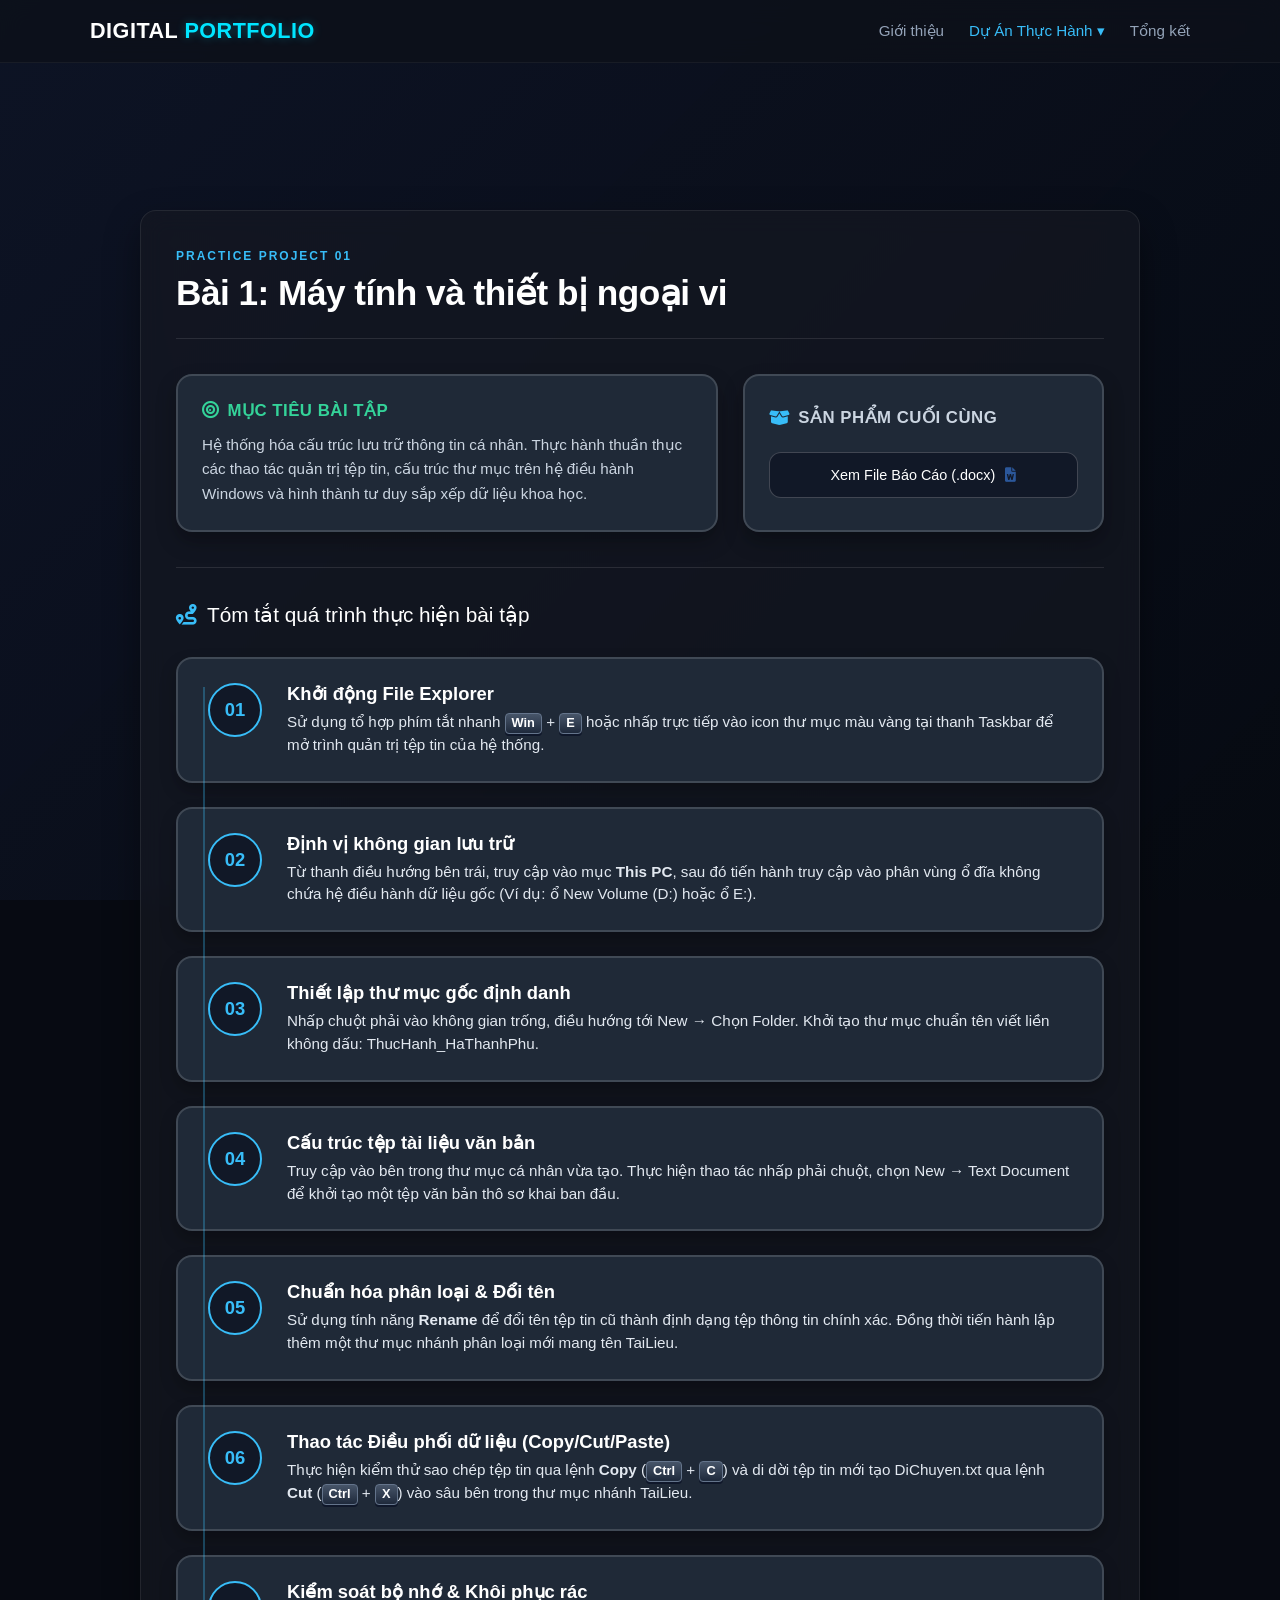
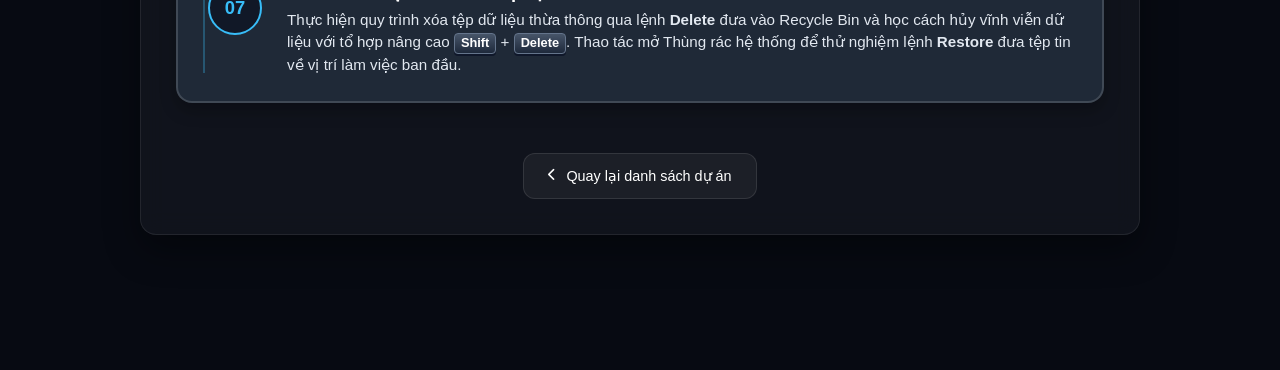
<file: bai1.html>
<!DOCTYPE html>
<html lang="vi">
<head>
    <meta charset="UTF-8">
    <meta name="viewport" content="width=device-width, initial-scale=1.0">
    <title>Bài 1: Máy tính và thiết bị ngoại vi - Portfolio Sharp Style</title>
    <link rel="stylesheet" href="style.css">
    <link rel="stylesheet" href="https://cdnjs.cloudflare.com/ajax/libs/font-awesome/6.0.0/css/all.min.css">
    <style>
        /* Định nghĩa bảng màu Maybach Luxury - Phiên bản sắc nét, hiện rõ khối */
        :root {
            --maybach-dark: #0b0f19;           
            --maybach-card: #111827;           /* Nền card tổng thể vững chãi, nam tính */
            --box-bg: #1f2937;                 /* Nền đặc của từng khung để phân tách rõ rệt với nền card */
            --maybach-blue: #38bdf8;           /* Màu xanh neon phát sáng nhẹ */
            --maybach-silver: #e2e8f0;         
            --text-main: #ffffff;              
            --text-sub: #94a3b8;               
            --accent-green: #34d399;           
            --border-bright: rgba(255, 255, 255, 0.15); /* Đường viền rõ ràng, sắc nét */
        }

        body { 
            background: #070a12; 
            color: var(--text-main); 
            font-family: 'Segoe UI', -apple-system, BlinkMacSystemFont, sans-serif;
            margin: 0;
            padding: 0;
        }

        /* Khung bo ngoài nội dung chính */
        .exercise-card {
            background: var(--maybach-card);
            border: 1px solid rgba(255, 255, 255, 0.08);
            border-radius: 24px;
            padding: 45px;
            max-width: 1000px;
            margin: 0 auto;
            box-shadow: 0 25px 50px -12px rgba(0, 0, 0, 0.5);
        }

        /* KHUNG TỔNG QUAN: Chia làm 2 cột rõ ràng */
        .project-overview-grid {
            display: grid;
            grid-template-columns: 1.5fr 1fr;
            gap: 25px;
            margin-bottom: 35px;
        }

        .overview-box {
            background: var(--box-bg); /* Màu nền đặc tách biệt */
            border: 2px solid var(--border-bright); /* Viền dày và sáng rõ */
            border-radius: 16px;
            padding: 24px;
            box-shadow: 0 10px 20px rgba(0, 0, 0, 0.3); /* Tạo độ nổi 3D */
        }

        .overview-box h5 {
            margin: 0 0 12px 0;
            font-size: 1.05rem;
            text-transform: uppercase;
            letter-spacing: 0.5px;
            display: flex;
            align-items: center;
            gap: 8px;
        }

        .overview-box p {
            margin: 0;
            font-size: 0.95rem;
            color: #cbd5e1;
            line-height: 1.6;
        }

        /* Nút bấm xem file báo cáo (.docx) phong cách cơ khí sang trọng */
        .btn-luxury {
            display: inline-flex;
            align-items: center;
            justify-content: center;
            gap: 10px;
            background: #111827;
            color: var(--text-main);
            border: 1px solid rgba(255, 255, 255, 0.2);
            padding: 14px 24px;
            border-radius: 12px;
            font-weight: 500;
            font-size: 0.9rem;
            text-decoration: none;
            transition: all 0.3s ease;
            cursor: pointer;
            width: 100%;
            box-sizing: border-box;
        }

        .btn-luxury:hover {
            background: #0284c7;
            border-color: #38bdf8;
            box-shadow: 0 0 20px rgba(56, 189, 248, 0.4);
            transform: translateY(-2px);
        }

        .btn-secondary {
            background: rgba(255, 255, 255, 0.05);
            border-color: rgba(255, 255, 255, 0.1);
        }

        /* TRỤC TỪNG KHUNG BƯỚC THỰC HIỆN */
        .steps-timeline { 
            display: grid; 
            gap: 24px; 
            position: relative;
        }

        /* Đường line nối dọc giữa các bước */
        .steps-timeline::before {
            content: '';
            position: absolute;
            left: 27px;
            top: 30px;
            bottom: 30px;
            width: 2px;
            background: rgba(56, 189, 248, 0.3);
        }
        
        .step-card {
            background: var(--box-bg); /* Đồng bộ nền đặc phân tách */
            border: 2px solid var(--border-bright); /* Hiện rõ khung bao quanh bước */
            border-radius: 16px;
            padding: 24px 30px;
            display: flex;
            gap: 25px;
            align-items: flex-start;
            box-shadow: 0 8px 16px rgba(0, 0, 0, 0.25); /* Tạo bóng đổ tách khối */
            transition: all 0.3s ease;
        }
        
        .step-card:hover {
            background: #374151; /* Đổi màu khi hover để thấy rõ tương tác khung */
            border-color: var(--maybach-blue);
            transform: translateX(5px); /* Nhấc nhẹ khung sang phải khi di chuột */
            box-shadow: 0 12px 24px rgba(0, 0, 0, 0.4);
        }

        /* Vòng tròn số thứ tự bước */
        .step-number {
            width: 54px;
            height: 54px;
            border-radius: 50%;
            background: #111827;
            border: 2px solid var(--maybach-blue);
            color: var(--maybach-blue);
            font-size: 1.15rem;
            font-weight: 700;
            display: flex;
            align-items: center;
            justify-content: center;
            flex-shrink: 0;
            z-index: 2;
            transition: all 0.3s ease;
        }

        .step-card:hover .step-number {
            background: var(--maybach-blue);
            color: #111827;
            box-shadow: 0 0 15px rgba(56, 189, 248, 0.5);
        }

        .step-body {
            flex-grow: 1;
        }

        .step-body h4 {
            margin: 0 0 6px 0;
            font-size: 1.15rem;
            font-weight: 600;
            color: #ffffff;
        }

        .step-body p {
            margin: 0;
            font-size: 0.95rem;
            color: #e2e8f0;
            line-height: 1.5;
        }

        /* Phím tắt hiển thị cơ học */
        .kbd-key {
            background: linear-gradient(180deg, #475569, #1e293b);
            border: 1px solid #64748b;
            border-radius: 4px;
            box-shadow: 0 2px 0 #0f172a;
            color: #ffffff;
            display: inline-block;
            font-size: 0.8rem;
            font-weight: 600;
            line-height: 1;
            padding: 3px 6px;
            white-space: nowrap;
        }
    </style>
</head>
<body>

    <div class="luxury-background-container" style="position: fixed; top: 0; left: 0; width: 100%; height: 100%; z-index: -2; background-image: url('https://images.unsplash.com/photo-1634017839464-5c339ebe3cb4?q=80&w=2564&auto=format&fit=crop'); background-size: cover; background-position: center;"></div>
    <div class="luxury-overlay" style="position: fixed; top: 0; left: 0; width: 100%; height: 100%; z-index: -1; background: linear-gradient(135deg, rgba(15, 23, 42, 0.8) 0%, rgba(7, 10, 18, 0.9) 100%);"></div>

    <nav class="navbar">
        <div class="nav-container">
            <a href="index.html" class="logo">DIGITAL <span>PORTFOLIO</span></a>
            <ul class="nav-menu">
                <li><a href="index.html" class="nav-link">Giới thiệu</a></li>
                <li><a href="duanthuchanh.html" class="nav-link active">Dự Án Thực Hành ▾</a></li>
                <li><a href="tongket.html" class="nav-link">Tổng kết</a></li>
            </ul>
        </div>
    </nav>

    <div class="container" style="margin-top: 100px; margin-bottom: 60px;">
        <div class="exercise-card">
            
            <div class="exercise-header" style="margin-bottom: 35px; border-bottom: 1px solid rgba(255,255,255,0.1); padding-bottom: 25px;">
                <span style="color: var(--maybach-blue); font-weight: 700; letter-spacing: 2px; font-size: 0.75rem; text-transform: uppercase;">Practice Project 01</span>
                <h2 style="font-size: 2.2rem; margin: 8px 0 0 0; font-weight: 600; letter-spacing: -0.5px; color: #ffffff;">
                    Bài 1: Máy tính và thiết bị ngoại vi
                </h2>
            </div>

            <div class="project-overview-grid">
                <div class="overview-box">
                    <h5 style="color: var(--accent-green);"><i class="fas fa-bullseye"></i> Mục tiêu bài tập</h5>
                    <p>Hệ thống hóa cấu trúc lưu trữ thông tin cá nhân. Thực hành thuần thục các thao tác quản trị tệp tin, cấu trúc thư mục trên hệ điều hành Windows và hình thành tư duy sắp xếp dữ liệu khoa học.</p>
                </div>
                <div class="overview-box" style="display: flex; flex-direction: column; justify-content: center; gap: 12px;">
                    <h5 style="color: #cbd5e1;"><i class="fas fa-box-open" style="color: var(--maybach-blue);"></i> Sản phẩm cuối cùng</h5>
                    <a href="https://docs.google.com/document/d/1QCgpzXRkw2dCjO6i-c9wA52obQ3QeycN/edit" class="btn-luxury" target="_blank">
                         Xem File Báo Cáo (.docx) <i class="fas fa-file-word" style="color: #2b579a;"></i>
                    </a>
                </div>
            </div>

            <div style="margin: 35px 0; border-top: 1px solid rgba(255,255,255,0.1);"></div>

            <h3 style="margin-bottom: 30px; font-size: 1.3rem; font-weight: 500; display: flex; align-items: center; gap: 10px; color: #ffffff;">
                <i class="fas fa-route" style="color: var(--maybach-blue);"></i> Tóm tắt quá trình thực hiện bài tập
            </h3>

            <div class="steps-timeline">
                
                <div class="step-card">
                    <div class="step-number">01</div>
                    <div class="step-body">
                        <h4>Khởi động File Explorer</h4>
                        <p>Sử dụng tổ hợp phím tắt nhanh <span class="kbd-key">Win</span> + <span class="kbd-key">E</span> hoặc nhấp trực tiếp vào icon thư mục màu vàng tại thanh Taskbar để mở trình quản trị tệp tin của hệ thống.</p>
                    </div>
                </div>

                <div class="step-card">
                    <div class="step-number">02</div>
                    <div class="step-body">
                        <h4>Định vị không gian lưu trữ</h4>
                        <p>Từ thanh điều hướng bên trái, truy cập vào mục <b>This PC</b>, sau đó tiến hành truy cập vào phân vùng ổ đĩa không chứa hệ điều hành dữ liệu gốc (Ví dụ: ổ <code>New Volume (D:)</code> hoặc ổ <code>E:</code>).</p>
                    </div>
                </div>

                <div class="step-card">
                    <div class="step-number">03</div>
                    <div class="step-body">
                        <h4>Thiết lập thư mục gốc định danh</h4>
                        <p>Nhấp chuột phải vào không gian trống, điều hướng tới <code>New</code> &rarr; Chọn <code>Folder</code>. Khởi tạo thư mục chuẩn tên viết liền không dấu: <code>ThucHanh_HaThanhPhu</code>.</p>
                    </div>
                </div>

                <div class="step-card">
                    <div class="step-number">04</div>
                    <div class="step-body">
                        <h4>Cấu trúc tệp tài liệu văn bản</h4>
                        <p>Truy cập vào bên trong thư mục cá nhân vừa tạo. Thực hiện thao tác nhấp phải chuột, chọn <code>New</code> &rarr; <code>Text Document</code> để khởi tạo một tệp văn bản thô sơ khai ban đầu.</p>
                    </div>
                </div>

                <div class="step-card">
                    <div class="step-number">05</div>
                    <div class="step-body">
                        <h4>Chuẩn hóa phân loại & Đổi tên</h4>
                        <p>Sử dụng tính năng <b>Rename</b> để đổi tên tệp tin cũ thành định dạng tệp thông tin chính xác. Đồng thời tiến hành lập thêm một thư mục nhánh phân loại mới mang tên <code>TaiLieu</code>.</p>
                    </div>
                </div>

                <div class="step-card">
                    <div class="step-number">06</div>
                    <div class="step-body">
                        <h4>Thao tác Điều phối dữ liệu (Copy/Cut/Paste)</h4>
                        <p>Thực hiện kiểm thử sao chép tệp tin qua lệnh <b>Copy</b> (<span class="kbd-key">Ctrl</span> + <span class="kbd-key">C</span>) và di dời tệp tin mới tạo <code>DiChuyen.txt</code> qua lệnh <b>Cut</b> (<span class="kbd-key">Ctrl</span> + <span class="kbd-key">X</span>) vào sâu bên trong thư mục nhánh <code>TaiLieu</code>.</p>
                    </div>
                </div>

                <div class="step-card">
                    <div class="step-number">07</div>
                    <div class="step-body">
                        <h4>Kiểm soát bộ nhớ & Khôi phục rác</h4>
                        <p>Thực hiện quy trình xóa tệp dữ liệu thừa thông qua lệnh <b>Delete</b> đưa vào Recycle Bin và học cách hủy vĩnh viễn dữ liệu với tổ hợp nâng cao <span class="kbd-key">Shift</span> + <span class="kbd-key">Delete</span>. Thao tác mở Thùng rác hệ thống để thử nghiệm lệnh <b>Restore</b> đưa tệp tin về vị trí làm việc ban đầu.</p>
                    </div>
                </div>

            </div>

            <div style="text-align: center; margin-top: 50px;">
                <a href="duanthuchanh.html" class="btn-luxury btn-secondary" style="width: auto;">
                    <i class="fas fa-chevron-left" style="font-size: 0.8rem;"></i> Quay lại danh sách dự án
                </a>
            </div>
        </div>
    </div>
</body>
</html>
</file>
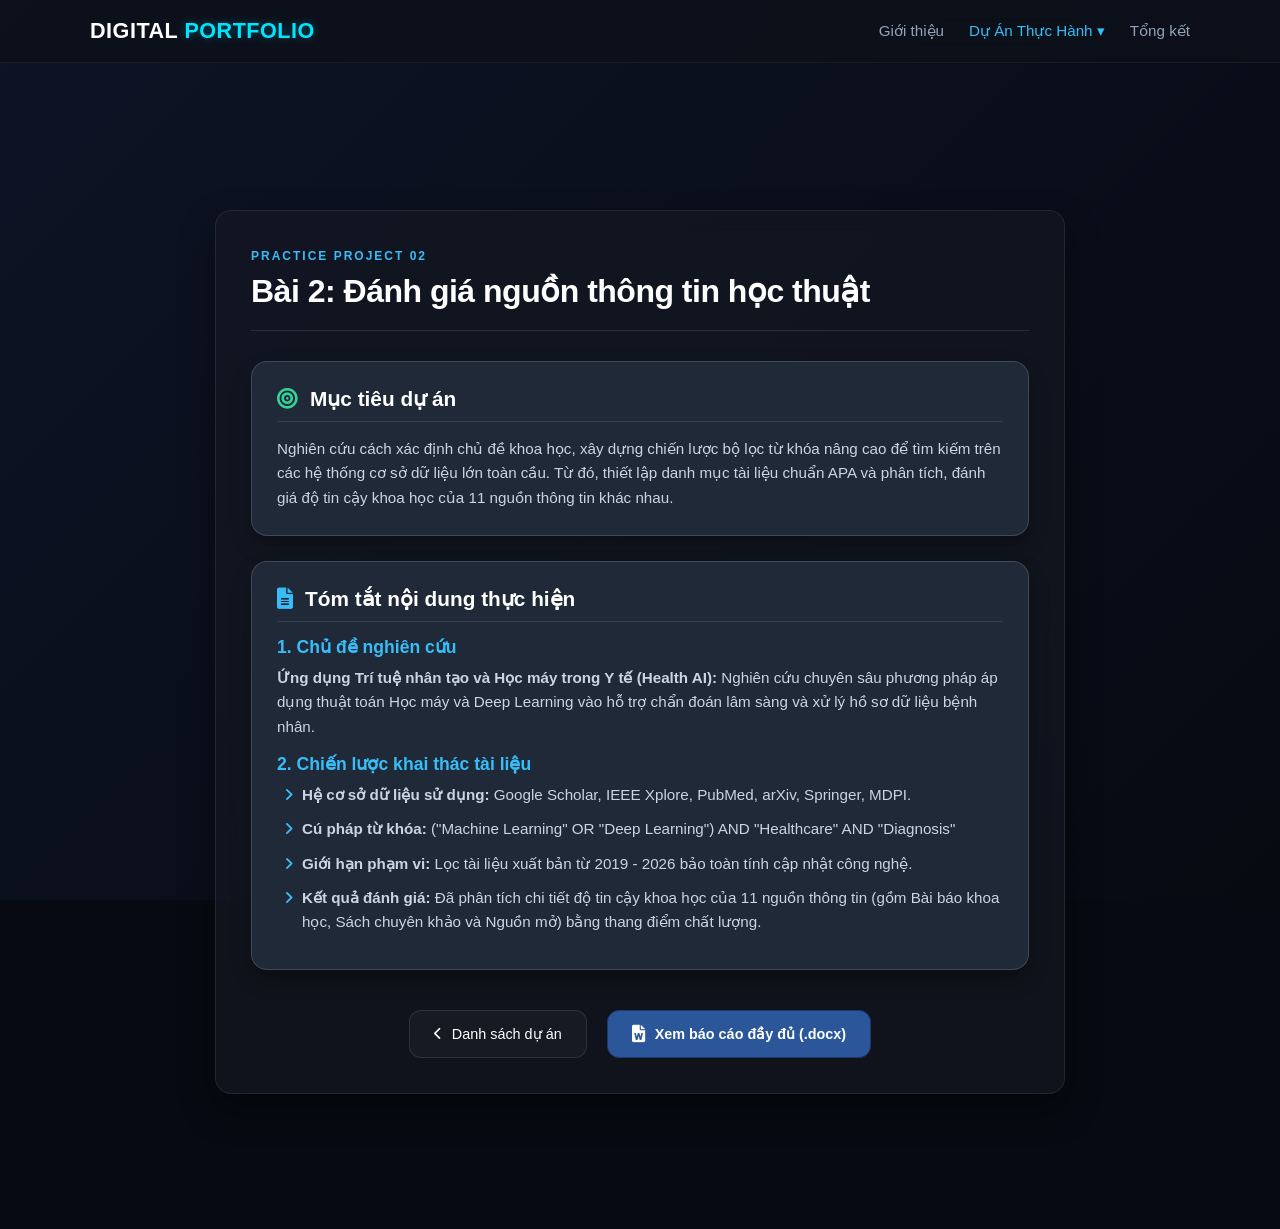
<file: bai2.html>
<!DOCTYPE html>
<html lang="vi">
<head>
    <meta charset="UTF-8">
    <meta name="viewport" content="width=device-width, initial-scale=1.0">
    <title>Bài 2: Đánh giá nguồn thông tin học thuật - Tóm tắt dự án</title>
    <link rel="stylesheet" href="style.css">
    <link rel="stylesheet" href="https://cdnjs.cloudflare.com/ajax/libs/font-awesome/6.0.0/css/all.min.css">
    <style>
        /* Đồng bộ bảng màu Maybach Luxury - Phiên bản sắc nét, hiện rõ khối */
        :root {
            --maybach-dark: #0b0f19;           
            --maybach-card: #111827;           
            --box-bg: #1f2937;                 /* Nền đặc của từng khung để phân tách rõ rệt với nền tổng */
            --maybach-blue: #38bdf8;           
            --text-main: #ffffff;              
            --text-sub: #94a3b8;               
            --accent-green: #34d399;           
            --accent-orange: #f59e0b;
            --border-bright: rgba(255, 255, 255, 0.15); /* Đường viền rõ ràng, sắc nét */
            --word-color: #2b579a;              /* Màu xanh đặc trưng của Microsoft Word */
        }

        body { 
            background: #070a12; 
            color: var(--text-main); 
            font-family: 'Segoe UI', -apple-system, BlinkMacSystemFont, sans-serif;
            margin: 0;
            padding: 0;
        }

        /* Khung bo ngoài nội dung chính */
        .exercise-card {
            background: var(--maybach-card);
            border: 1px solid rgba(255, 255, 255, 0.08);
            border-radius: 24px;
            padding: 45px;
            max-width: 850px; /* Thu nhỏ chiều rộng để phù hợp giao diện tóm tắt ngắn gọn */
            margin: 0 auto;
            box-shadow: 0 25px 50px -12px rgba(0, 0, 0, 0.5);
        }

        /* Cấu trúc các khung nội dung lớn */
        .content-section-box {
            background: var(--box-bg);
            border: 1px solid var(--border-bright);
            border-radius: 16px;
            padding: 25px;
            margin-bottom: 25px;
            box-shadow: 0 10px 20px rgba(0, 0, 0, 0.3);
        }

        .section-title {
            font-size: 1.3rem;
            color: #ffffff;
            margin-top: 0;
            margin-bottom: 15px;
            display: flex;
            align-items: center;
            gap: 12px;
            border-bottom: 1px solid rgba(255, 255, 255, 0.1);
            padding-bottom: 10px;
        }

        .subsection-title {
            font-size: 1.1rem;
            color: var(--maybach-blue);
            margin: 15px 0 8px 0;
        }

        /* Danh sách chiến lược */
        .summary-list {
            list-style: none;
            padding: 0;
            margin: 0;
        }

        .summary-item {
            position: relative;
            padding-left: 25px;
            margin-bottom: 10px;
            line-height: 1.6;
            color: #cbd5e1;
            font-size: 0.95rem;
        }

        .summary-item::before {
            content: "\f105";
            font-family: "Font Awesome 5 Free";
            font-weight: 900;
            position: absolute;
            left: 8px;
            color: var(--maybach-blue);
        }

        /* Nút bấm điều hướng chân trang */
        .btn-luxury {
            display: inline-flex;
            align-items: center;
            justify-content: center;
            gap: 10px;
            background: #111827;
            color: var(--text-main);
            border: 1px solid rgba(255, 255, 255, 0.2);
            padding: 14px 24px;
            border-radius: 12px;
            font-weight: 500;
            font-size: 0.9rem;
            text-decoration: none;
            transition: all 0.3s ease;
            cursor: pointer;
        }

        .btn-luxury:hover {
            background: rgba(255, 255, 255, 0.05);
            border-color: rgba(255, 255, 255, 0.3);
            transform: translateY(-2px);
        }

        .btn-secondary {
            background: rgba(255, 255, 255, 0.03);
            border-color: rgba(255, 255, 255, 0.1);
        }

        /* Thiết kế nút Word tải file */
        .btn-word-download {
            background: var(--word-color);
            border: 1px solid #1a3a6c;
            color: #ffffff;
            font-weight: 600;
        }

        .btn-word-download:hover {
            background: #3b6ea5;
            border-color: #4f87c3;
            box-shadow: 0 0 20px rgba(43, 87, 154, 0.5);
            transform: translateY(-2px);
        }
    </style>
</head>
<body>

    <div class="luxury-background-container" style="position: fixed; top: 0; left: 0; width: 100%; height: 100%; z-index: -2; background-image: url('https://images.unsplash.com/photo-1634017839464-5c339ebe3cb4?q=80&w=2564&auto=format&fit=crop'); background-size: cover; background-position: center;"></div>
    <div class="luxury-overlay" style="position: fixed; top: 0; left: 0; width: 100%; height: 100%; z-index: -1; background: linear-gradient(135deg, rgba(15, 23, 42, 0.8) 0%, rgba(7, 10, 18, 0.9) 100%);"></div>

    <nav class="navbar">
        <div class="nav-container">
            <a href="index.html" class="logo">DIGITAL <span>Portfolio</span></a>
            <ul class="nav-menu">
                <li><a href="index.html" class="nav-link">Giới thiệu</a></li>
                <li><a href="duanthuchanh.html" class="nav-link active">Dự Án Thực Hành ▾</a></li>
                <li><a href="tongket.html" class="nav-link">Tổng kết</a></li>
            </ul>
        </div>
    </nav>

    <div class="container" style="margin-top: 100px; margin-bottom: 60px;">
        <div class="exercise-card">
            
            <div class="exercise-header" style="margin-bottom: 30px; border-bottom: 1px solid rgba(255,255,255,0.1); padding-bottom: 20px;">
                <span style="color: var(--maybach-blue); font-weight: 700; letter-spacing: 2px; font-size: 0.75rem; text-transform: uppercase;">Practice Project 02</span>
                <h2 style="font-size: 2rem; margin: 8px 0 0 0; font-weight: 600; letter-spacing: -0.5px; color: #ffffff;">
                    Bài 2: Đánh giá nguồn thông tin học thuật
                </h2>
            </div>

            <div class="content-section-box">
                <h3 class="section-title"><i class="fas fa-bullseye" style="color: var(--accent-green);"></i> Mục tiêu dự án</h3>
                <p style="color: #cbd5e1; line-height: 1.6; margin: 0; font-size: 0.95rem;">
                    Nghiên cứu cách xác định chủ đề khoa học, xây dựng chiến lược bộ lọc từ khóa nâng cao để tìm kiếm trên các hệ thống cơ sở dữ liệu lớn toàn cầu. Từ đó, thiết lập danh mục tài liệu chuẩn APA và phân tích, đánh giá độ tin cậy khoa học của 11 nguồn thông tin khác nhau.
                </p>
            </div>

            <div class="content-section-box">
                <h3 class="section-title"><i class="fas fa-file-alt" style="color: var(--maybach-blue);"></i> Tóm tắt nội dung thực hiện</h3>
                
                <h4 class="subsection-title">1. Chủ đề nghiên cứu</h4>
                <p style="color: #cbd5e1; line-height: 1.6; margin: 0 0 15px 0; font-size: 0.95rem;">
                    <b>Ứng dụng Trí tuệ nhân tạo và Học máy trong Y tế (Health AI):</b> Nghiên cứu chuyên sâu phương pháp áp dụng thuật toán Học máy và Deep Learning vào hỗ trợ chẩn đoán lâm sàng và xử lý hồ sơ dữ liệu bệnh nhân.
                </p>

                <h4 class="subsection-title">2. Chiến lược khai thác tài liệu</h4>
                <ul class="summary-list">
                    <li class="summary-item"><b>Hệ cơ sở dữ liệu sử dụng:</b> Google Scholar, IEEE Xplore, PubMed, arXiv, Springer, MDPI.</li>
                    <li class="summary-item"><b>Cú pháp từ khóa:</b> <code>("Machine Learning" OR "Deep Learning") AND "Healthcare" AND "Diagnosis"</code></li>
                    <li class="summary-item"><b>Giới hạn phạm vi:</b> Lọc tài liệu xuất bản từ 2019 - 2026 bảo toàn tính cập nhật công nghệ.</li>
                    <li class="summary-item"><b>Kết quả đánh giá:</b> Đã phân tích chi tiết độ tin cậy khoa học của 11 nguồn thông tin (gồm Bài báo khoa học, Sách chuyên khảo và Nguồn mở) bằng thang điểm chất lượng.</li>
                </ul>
            </div>

            <div style="text-align: center; margin-top: 40px; display: flex; justify-content: center; gap: 20px;">
                <a href="duanthuchanh.html" class="btn-luxury btn-secondary" style="width: auto;">
                    <i class="fas fa-chevron-left" style="font-size: 0.8rem;"></i> Danh sách dự án
                </a>
                <a href="https://docs.google.com/document/d/1N2VuHSPI3LYMXhgGbYTU7zkZSWvw--C1/edit?rtpof=true" target="_blank" class="btn-luxury btn-word-download" style="width: auto;">
                    <i class="fas fa-file-word" style="font-size: 1.1rem;"></i> Xem báo cáo đầy đủ (.docx)
                </a>
            </div>
        </div>
    </div>
</body>
</html>
</file>
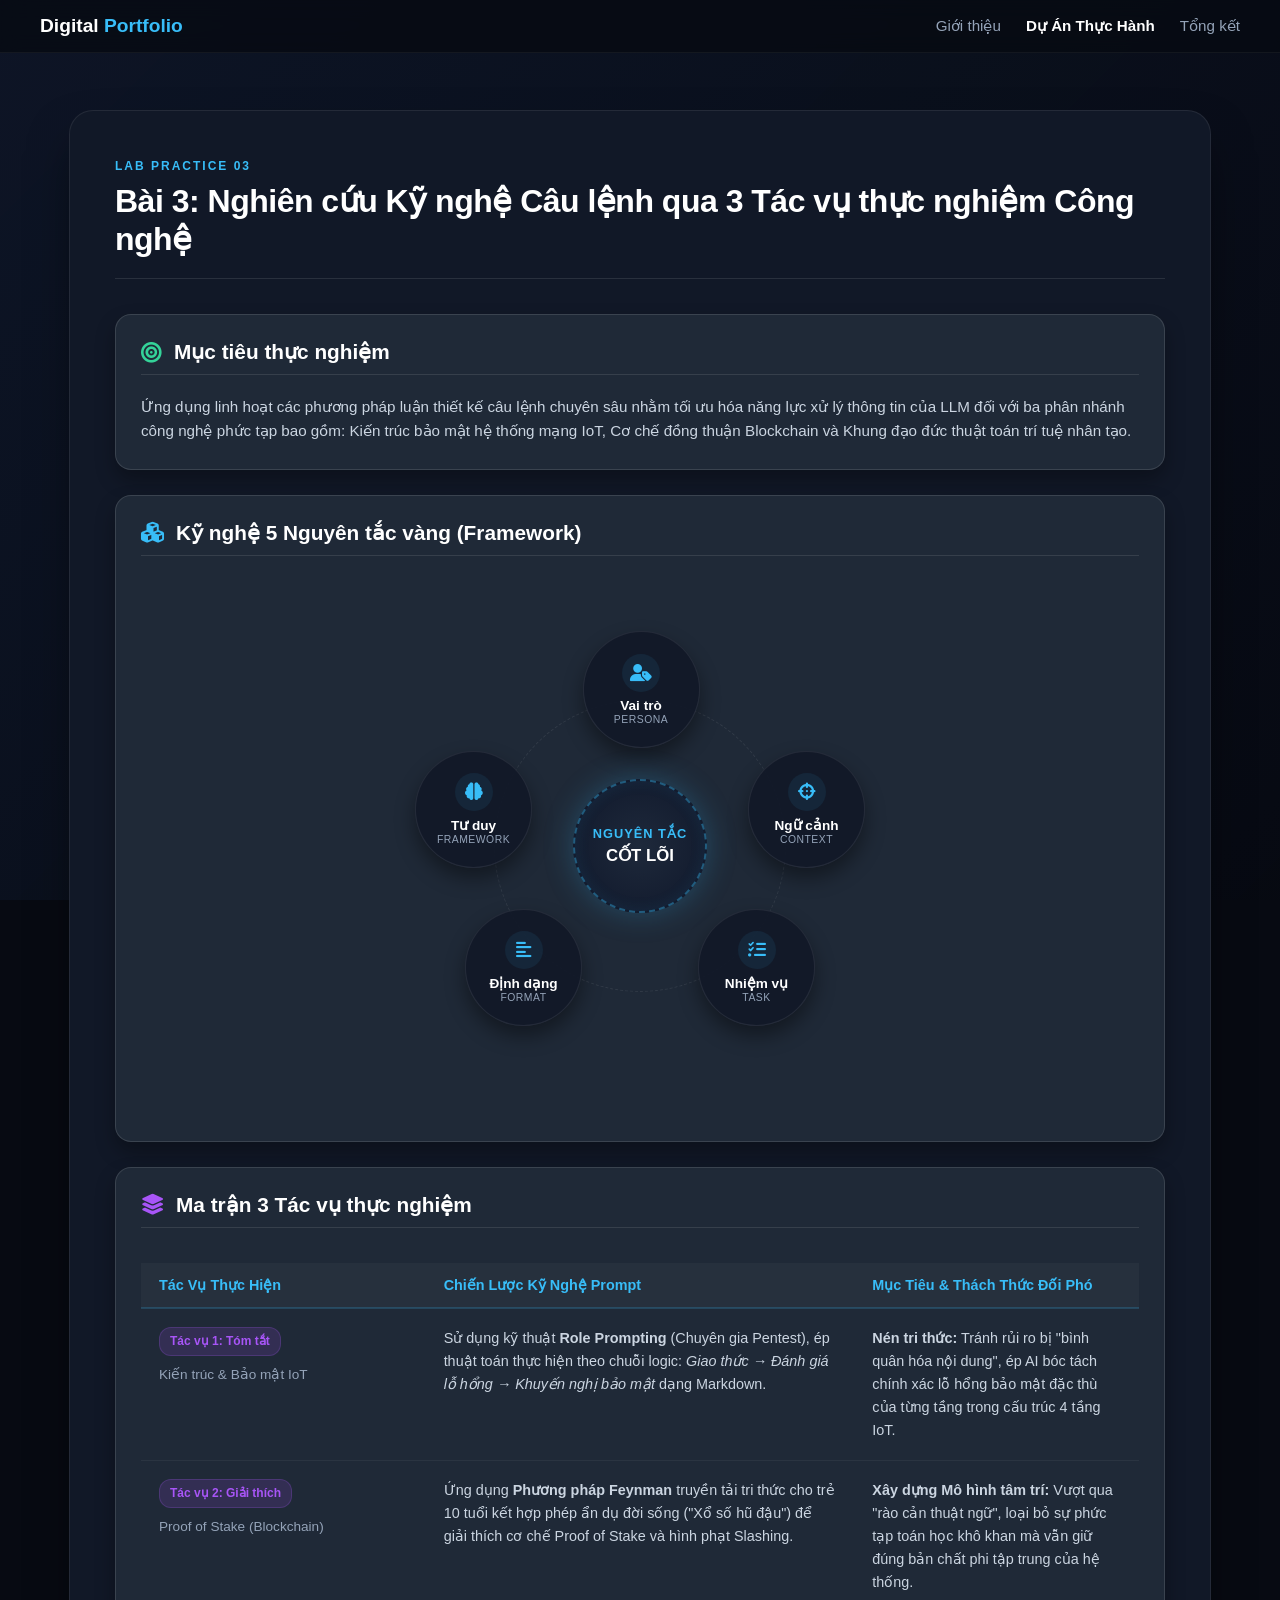
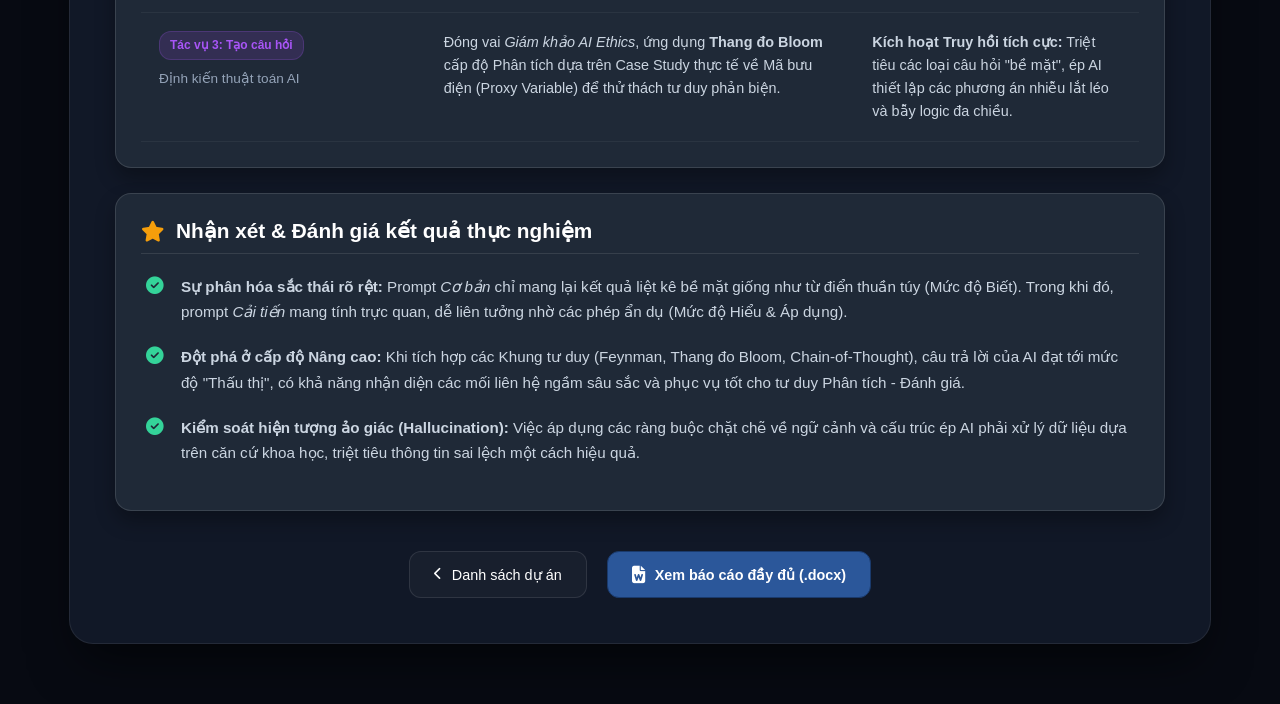
<file: bai3.html>
<!DOCTYPE html>
<html lang="vi">
<head>
    <meta charset="UTF-8">
    <meta name="viewport" content="width=device-width, initial-scale=1.0">
    <title>Bài 3: Thực Nghiệm 3 Tác Vụ Với Kỹ Nghệ Prompt Engineering</title>
    <!-- Nhúng Font Awesome trực tiếp để đảm bảo hiển thị Icon không bị lỗi -->
    <link rel="stylesheet" href="https://cdnjs.cloudflare.com/ajax/libs/font-awesome/6.4.2/css/all.min.css">
    <style>
        /* Hệ màu Maybach Luxury & Cyber Technology */
        :root {
            --maybach-dark: #0b0f19;           
            --maybach-card: #111827;           
            --box-bg: #1f2937;                 
            --maybach-blue: #38bdf8;           
            --text-main: #ffffff;              
            --text-sub: #94a3b8;               
            --accent-green: #34d399;           
            --accent-purple: #a855f7;
            --border-bright: rgba(255, 255, 255, 0.12); 
            --word-color: #2b579a;              
        }

        body { 
            background: #070a12; 
            color: var(--text-main); 
            font-family: 'Segoe UI', -apple-system, BlinkMacSystemFont, sans-serif;
            margin: 0;
            padding: 0;
        }

        /* Khung bo ngoài nội dung chính */
        .exercise-card {
            background: var(--maybach-card);
            border: 1px solid rgba(255, 255, 255, 0.08);
            border-radius: 24px;
            padding: 45px;
            max-width: 1050px; 
            margin: 0 auto;
            box-shadow: 0 25px 50px -12px rgba(0, 0, 0, 0.6);
        }

        /* Khung nội dung lớn */
        .content-section-box {
            background: var(--box-bg);
            border: 1px solid var(--border-bright);
            border-radius: 16px;
            padding: 25px;
            margin-bottom: 25px;
            box-shadow: 0 10px 20px rgba(0, 0, 0, 0.3);
        }

        .section-title {
            font-size: 1.3rem;
            color: #ffffff;
            margin-top: 0;
            margin-bottom: 20px;
            display: flex;
            align-items: center;
            gap: 12px;
            border-bottom: 1px solid rgba(255, 255, 255, 0.1);
            padding-bottom: 10px;
        }

        /* --- SƠ ĐỒ VÒNG TRÒN NGUYÊN TẮC CỐT LÕI --- */
        .circle-diagram-wrapper {
            display: flex;
            justify-content: center;
            align-items: center;
            padding: 60px 0;
            position: relative;
            min-height: 420px;
        }

        .diagram-container {
            position: relative;
            width: 400px;
            height: 400px;
            display: flex;
            justify-content: center;
            align-items: center;
        }

        /* Tâm hệ thống */
        .center-core {
            position: absolute;
            width: 130px;
            height: 130px;
            background: radial-gradient(circle, #1e293b 0%, #0f172a 100%);
            border: 2px dashed rgba(56, 189, 248, 0.4);
            border-radius: 50%;
            display: flex;
            flex-direction: column;
            justify-content: center;
            align-items: center;
            text-align: center;
            z-index: 5;
            box-shadow: 0 0 30px rgba(56, 189, 248, 0.25), inset 0 0 15px rgba(56, 189, 248, 0.1);
            animation: pulseGlow 4s infinite ease-in-out;
        }

        .center-core span {
            font-size: 0.8rem;
            color: var(--maybach-blue);
            text-transform: uppercase;
            letter-spacing: 1px;
            font-weight: 700;
        }
        .center-core h4 {
            margin: 4px 0 0 0;
            font-size: 1.05rem;
            color: #ffffff;
            font-weight: 600;
        }

        /* Đường quỹ đạo */
        .orbit-line {
            position: absolute;
            width: 290px;
            height: 290px;
            border: 1px dashed rgba(255, 255, 255, 0.08);
            border-radius: 50%;
            z-index: 1;
            pointer-events: none;
        }

        /* Vị trí 5 khối bao quanh tâm */
        .framework-node-satellite {
            position: absolute;
            width: 115px;
            height: 115px;
            background: rgba(17, 24, 39, 0.9);
            border: 1px solid rgba(255, 255, 255, 0.08);
            border-radius: 50%;
            display: flex;
            flex-direction: column;
            justify-content: center;
            align-items: center;
            text-align: center;
            z-index: 3;
            transition: all 0.4s cubic-bezier(0.4, 0, 0.2, 1);
            box-shadow: 0 10px 20px rgba(0, 0, 0, 0.4);
        }

        .node-pos-1 { top: -15px; left: calc(50% - 57.5px); }
        .node-pos-2 { top: 105px; right: -25px; }
        .node-pos-3 { bottom: 20px; right: 25px; }
        .node-pos-4 { bottom: 20px; left: 25px; }
        .node-pos-5 { top: 105px; left: -25px; }

        .framework-node-satellite:hover {
            border-color: var(--maybach-blue);
            background: #111827;
            transform: scale(1.1);
            box-shadow: 0 0 25px rgba(56, 189, 248, 0.35);
        }

        .framework-node-satellite:hover .node-icon-circle {
            background: var(--maybach-blue);
            color: #000000;
            box-shadow: 0 0 15px var(--maybach-blue);
        }

        .node-icon-circle {
            width: 38px;
            height: 38px;
            border-radius: 50%;
            background: rgba(56, 189, 248, 0.08);
            color: var(--maybach-blue);
            display: flex;
            align-items: center;
            justify-content: center;
            font-size: 1.1rem;
            margin-bottom: 6px;
            transition: all 0.3s ease;
        }

        .node-title-circle {
            font-size: 0.85rem;
            font-weight: 600;
            color: #ffffff;
        }

        .node-desc-circle {
            font-size: 0.65rem;
            color: var(--text-sub);
            text-transform: uppercase;
            letter-spacing: 0.5px;
            margin-top: 1px;
        }

        /* --- BẢNG MA TRẬN TÁC VỤ --- */
        .matrix-table-container {
            width: 100%;
            overflow-x: auto;
        }

        .matrix-table {
            width: 100%;
            border-collapse: collapse;
            margin-top: 15px;
            font-size: 0.9rem;
            table-layout: fixed;
        }

        .matrix-table th {
            background: rgba(255, 255, 255, 0.03);
            color: var(--maybach-blue);
            text-align: left;
            padding: 14px 18px;
            font-weight: 600;
            border-bottom: 2px solid rgba(56, 189, 248, 0.2);
        }

        .matrix-table td {
            padding: 18px;
            border-bottom: 1px solid rgba(255, 255, 255, 0.05);
            color: #cbd5e1;
            vertical-align: top;
            line-height: 1.6;
            word-wrap: break-word;     
            white-space: normal;       
        }

        .matrix-table tr:hover td {
            background: rgba(255, 255, 255, 0.015);
            color: #ffffff;
        }

        .badge-task {
            display: inline-block;
            padding: 4px 10px;
            border-radius: 12px;
            font-size: 0.75rem;
            font-weight: 600;
            background: rgba(168, 85, 247, 0.15);
            color: var(--accent-purple);
            border: 1px solid rgba(168, 85, 247, 0.2);
            margin-bottom: 8px;
        }

        .task-subtext {
            font-size: 0.85rem;
            color: var(--text-sub);
            font-weight: 500;
        }

        /* --- HỆ THỐNG NHẬN XÉT (Đã fix lỗi đè chữ) --- */
        .review-list {
            list-style: none;
            padding: 0;
            margin: 0;
        }

        .review-item {
            position: relative;
            padding-left: 40px; 
            margin-bottom: 20px;
            line-height: 1.65;
            color: #cbd5e1;
            font-size: 0.95rem;
            display: block; 
        }

        .review-item > i.fa-check-circle {
            position: absolute;
            left: 5px;
            top: 3px;
            color: var(--accent-green);
            font-size: 1.1rem;
            line-height: 1;
            margin: 0;
            padding: 0;
        }

        /* Nút điều hướng */
        .btn-luxury {
            display: inline-flex;
            align-items: center;
            justify-content: center;
            gap: 10px;
            background: #111827;
            color: var(--text-main);
            border: 1px solid rgba(255, 255, 255, 0.2);
            padding: 14px 24px;
            border-radius: 12px;
            font-weight: 500;
            font-size: 0.9rem;
            text-decoration: none;
            transition: all 0.3s ease;
        }

        .btn-luxury:hover {
            background: rgba(255, 255, 255, 0.05);
            border-color: rgba(255, 255, 255, 0.3);
            transform: translateY(-2px);
        }

        .btn-secondary {
            background: rgba(255, 255, 255, 0.03);
            border-color: rgba(255, 255, 255, 0.1);
        }

        .btn-word-download {
            background: var(--word-color);
            border: 1px solid #1a3a6c;
            color: #ffffff;
            font-weight: 600;
        }

        .btn-word-download:hover {
            background: #3b6ea5;
            border-color: #4f87c3;
            box-shadow: 0 0 20px rgba(43, 87, 154, 0.5);
        }

        @keyframes pulseGlow {
            0%, 100% { box-shadow: 0 0 30px rgba(56, 189, 248, 0.2), inset 0 0 15px rgba(56, 189, 248, 0.1); border-color: rgba(56, 189, 248, 0.4); }
            50% { box-shadow: 0 0 45px rgba(56, 189, 248, 0.4), inset 0 0 25px rgba(56, 189, 248, 0.2); border-color: var(--maybach-blue); }
        }

        @media (max-width: 768px) {
            .circle-diagram-wrapper { min-height: auto; padding: 20px 0; }
            .diagram-container { width: 100%; height: auto; display: flex; flex-direction: column; gap: 15px; }
            .center-core { position: relative; width: 100%; height: auto; border-radius: 12px; padding: 15px 0; top: 0; left: 0; }
            .orbit-line { display: none; }
            .framework-node-satellite { position: relative; width: 100%; height: auto; border-radius: 12px; flex-direction: row; justify-content: flex-start; padding: 15px 20px; gap: 15px; top: auto !important; left: auto !important; right: auto !important; bottom: auto !important; text-align: left; }
            .framework-node-satellite:hover { transform: translateY(-2px); }
            .node-icon-circle { margin-bottom: 0; }
            .matrix-table { table-layout: auto; }
        }
    </style>
</head>
<body>

    <!-- Ảnh và lớp phủ nền -->
    <div style="position: fixed; top: 0; left: 0; width: 100%; height: 100%; z-index: -2; background-image: url('https://images.unsplash.com/photo-1618005182384-a83a8bd57fbe?q=80&w=2564&auto=format&fit=crop'); background-size: cover; background-position: center; filter: brightness(0.35);"></div>
    <div style="position: fixed; top: 0; left: 0; width: 100%; height: 100%; z-index: -1; background: linear-gradient(135deg, rgba(15, 23, 42, 0.85) 0%, rgba(7, 10, 18, 0.95) 100%);"></div>

    <!-- Thanh Điều Hướng (Navbar) -->
    <nav class="navbar" style="position: fixed; top: 0; left: 0; width: 100%; z-index: 100; background: rgba(7, 10, 18, 0.8); backdrop-filter: blur(10px); border-bottom: 1px solid rgba(255,255,255,0.05);">
        <div class="nav-container" style="max-width: 1200px; margin: 0 auto; padding: 15px 20px; display: flex; justify-content: space-between; align-items: center;">
            <a href="index.html" class="logo" style="color: #fff; text-decoration: none; font-weight: 700; font-size: 1.2rem;">Digital <span style="color: var(--maybach-blue);">Portfolio</span></a>
            <ul class="nav-menu" style="list-style: none; display: flex; gap: 25px; margin: 0; padding: 0;">
                <li><a href="index.html" style="color: var(--text-sub); text-decoration: none; font-size: 0.95rem;">Giới thiệu</a></li>
                <li><a href="duanthuchanh.html" style="color: #fff; text-decoration: none; font-size: 0.95rem; font-weight: 600;">Dự Án Thực Hành</a></li>
                <li><a href="tongket.html" style="color: var(--text-sub); text-decoration: none; font-size: 0.95rem;">Tổng kết</a></li>
            </ul>
        </div>
    </nav>

    <!-- Nội dung chính -->
    <div class="container" style="margin-top: 110px; margin-bottom: 60px; padding: 0 20px;">
        <div class="exercise-card">
            
            <!-- TIÊU ĐỀ CHÍNH: Đã đồng bộ chuẩn theo ma trận thực nghiệm -->
            <div class="exercise-header" style="margin-bottom: 35px; border-bottom: 1px solid rgba(255,255,255,0.1); padding-bottom: 20px;">
                <span style="color: var(--maybach-blue); font-weight: 700; letter-spacing: 2px; font-size: 0.75rem; text-transform: uppercase;">Lab Practice 03</span>
                <h2 style="font-size: 2rem; margin: 8px 0 0 0; font-weight: 600; letter-spacing: -0.5px; color: #ffffff;">
                    Bài 3: Nghiên cứu Kỹ nghệ Câu lệnh qua 3 Tác vụ thực nghiệm Công nghệ
                </h2>
            </div>

            <!-- KHỐI 1: MỤC TIÊU ĐA TÁC VỤ -->
            <div class="content-section-box">
                <h3 class="section-title"><i class="fas fa-bullseye" style="color: var(--accent-green);"></i> Mục tiêu thực nghiệm</h3>
                <p style="color: #cbd5e1; line-height: 1.6; margin: 0; font-size: 0.95rem;">
                    Ứng dụng linh hoạt các phương pháp luận thiết kế câu lệnh chuyên sâu nhằm tối ưu hóa năng lực xử lý thông tin của LLM đối với ba phân nhánh công nghệ phức tạp bao gồm: Kiến trúc bảo mật hệ thống mạng IoT, Cơ chế đồng thuận Blockchain và Khung đạo đức thuật toán trí tuệ nhân tạo.
                </p>
            </div>

            <!-- KHỐI 2: SƠ ĐỒ VÒNG TRÒN NGUYÊN TẮC CỐT LÕI -->
            <div class="content-section-box">
                <h3 class="section-title"><i class="fas fa-cubes" style="color: var(--maybach-blue);"></i> Kỹ nghệ 5 Nguyên tắc vàng (Framework)</h3>
                
                <div class="circle-diagram-wrapper">
                    <div class="diagram-container">
                        
                        <!-- Lõi trung tâm -->
                        <div class="center-core">
                            <span>Nguyên Tắc</span>
                            <h4>CỐT LÕI</h4>
                        </div>

                        <!-- Vòng quỹ đạo phát sáng -->
                        <div class="orbit-line"></div>

                        <!-- Khối 1: Vai trò -->
                        <div class="framework-node-satellite node-pos-1">
                            <div class="node-icon-circle"><i class="fas fa-user-tag"></i></div>
                            <div class="node-title-circle">Vai trò</div>
                            <div class="node-desc-circle">Persona</div>
                        </div>

                        <!-- Khối 2: Ngữ cảnh -->
                        <div class="framework-node-satellite node-pos-2">
                            <div class="node-icon-circle"><i class="fas fa-crosshairs"></i></div>
                            <div class="node-title-circle">Ngữ cảnh</div>
                            <div class="node-desc-circle">Context</div>
                        </div>

                        <!-- Khối 3: Nhiệm vụ -->
                        <div class="framework-node-satellite node-pos-3">
                            <div class="node-icon-circle"><i class="fas fa-tasks"></i></div>
                            <div class="node-title-circle">Nhiệm vụ</div>
                            <div class="node-desc-circle">Task</div>
                        </div>

                        <!-- Khối 4: Định dạng -->
                        <div class="framework-node-satellite node-pos-4">
                            <div class="node-icon-circle"><i class="fas fa-align-left"></i></div>
                            <div class="node-title-circle">Định dạng</div>
                            <div class="node-desc-circle">Format</div>
                        </div>

                        <!-- Khối 5: Khung tư duy -->
                        <div class="framework-node-satellite node-pos-5">
                            <div class="node-icon-circle"><i class="fas fa-brain"></i></div>
                            <div class="node-title-circle">Tư duy</div>
                            <div class="node-desc-circle">Framework</div>
                        </div>

                    </div>
                </div>
            </div>

            <!-- KHỐI 3: MA TRẬN TÁC VỤ THỰC NGHIỆM (Khớp 100% theo image_d96635.png) -->
            <div class="content-section-box">
                <h3 class="section-title"><i class="fas fa-layer-group" style="color: var(--accent-purple);"></i> Ma trận 3 Tác vụ thực nghiệm</h3>
                
                <div class="matrix-table-container">
                    <table class="matrix-table">
                        <thead>
                            <tr>
                                <th style="width: 28%;">Tác Vụ Thực Hiện</th>
                                <th style="width: 44%;">Chiến Lược Kỹ Nghệ Prompt</th>
                                <th style="width: 28%;">Mục Tiêu & Thách Thức Đối Phó</th>
                            </tr>
                        </thead>
                        <tbody>
                            <tr>
                                <td>
                                    <span class="badge-task">Tác vụ 1: Tóm tắt</span>
                                    <div class="task-subtext">Kiến trúc & Bảo mật IoT</div>
                                </td>
                                <td>Sử dụng kỹ thuật <b>Role Prompting</b> (Chuyên gia Pentest), ép thuật toán thực hiện theo chuỗi logic: <i>Giao thức → Đánh giá lỗ hổng → Khuyến nghị bảo mật</i> dạng Markdown.</td>
                                <td><b>Nén tri thức:</b> Tránh rủi ro bị "bình quân hóa nội dung", ép AI bóc tách chính xác lỗ hổng bảo mật đặc thù của từng tầng trong cấu trúc 4 tầng IoT.</td>
                            </tr>
                            <tr>
                                <td>
                                    <span class="badge-task">Tác vụ 2: Giải thích</span>
                                    <div class="task-subtext">Proof of Stake (Blockchain)</div>
                                </td>
                                <td>Ứng dụng <b>Phương pháp Feynman</b> truyền tải tri thức cho trẻ 10 tuổi kết hợp phép ẩn dụ đời sống ("Xổ số hũ đậu") để giải thích cơ chế Proof of Stake và hình phạt Slashing.</td>
                                <td><b>Xây dựng Mô hình tâm trí:</b> Vượt qua "rào cản thuật ngữ", loại bỏ sự phức tạp toán học khô khan mà vẫn giữ đúng bản chất phi tập trung của hệ thống.</td>
                            </tr>
                            <tr>
                                <td>
                                    <span class="badge-task">Tác vụ 3: Tạo câu hỏi</span>
                                    <div class="task-subtext">Định kiến thuật toán AI</div>
                                </td>
                                <td>Đóng vai <i>Giám khảo AI Ethics</i>, ứng dụng <b>Thang đo Bloom</b> cấp độ Phân tích dựa trên Case Study thực tế về Mã bưu điện (Proxy Variable) để thử thách tư duy phản biện.</td>
                                <td><b>Kích hoạt Truy hồi tích cực:</b> Triệt tiêu các loại câu hỏi "bề mặt", ép AI thiết lập các phương án nhiễu lắt léo và bẫy logic đa chiều.</td>
                            </tr>
                        </tbody>
                    </table>
                </div>
            </div>

            <!-- KHỐI 4: NHẬN XÉT VÀ ĐÁNH GIÁ -->
            <div class="content-section-box">
                <h3 class="section-title"><i class="fas fa-star" style="color: #f59e0b;"></i> Nhận xét & Đánh giá kết quả thực nghiệm</h3>
                <ul class="review-list">
                    <li class="review-item">
                        <i class="fas fa-check-circle"></i>
                        <b>Sự phân hóa sắc thái rõ rệt:</b> Prompt <i>Cơ bản</i> chỉ mang lại kết quả liệt kê bề mặt giống như từ điển thuần túy (Mức độ Biết). Trong khi đó, prompt <i>Cải tiến</i> mang tính trực quan, dễ liên tưởng nhờ các phép ẩn dụ (Mức độ Hiểu & Áp dụng).
                    </li>
                    <li class="review-item">
                        <i class="fas fa-check-circle"></i>
                        <b>Đột phá ở cấp độ Nâng cao:</b> Khi tích hợp các Khung tư duy (Feynman, Thang đo Bloom, Chain-of-Thought), câu trả lời của AI đạt tới mức độ "Thấu thị", có khả năng nhận diện các mối liên hệ ngầm sâu sắc và phục vụ tốt cho tư duy Phân tích - Đánh giá.
                    </li>
                    <li class="review-item">
                        <i class="fas fa-check-circle"></i>
                        <b>Kiểm soát hiện tượng ảo giác (Hallucination):</b> Việc áp dụng các ràng buộc chặt chẽ về ngữ cảnh và cấu trúc ép AI phải xử lý dữ liệu dựa trên căn cứ khoa học, triệt tiêu thông tin sai lệch một cách hiệu quả.
                    </li>
                </ul>
            </div>

            <!-- LIÊN KẾT BÁO CÁO VÀ FOOTER -->
            <div style="text-align: center; margin-top: 40px; display: flex; justify-content: center; gap: 20px;">
                <a href="duanthuchanh.html" class="btn-luxury btn-secondary">
                    <i class="fas fa-chevron-left" style="font-size: 0.8rem;"></i> Danh sách dự án
                </a>
                <a href="https://docs.google.com/document/d/1cfzrx9lmGOKU4H2F7mnYArdQsUkvhRSi/edit" target="_blank" class="btn-luxury btn-word-download">
                    <i class="fas fa-file-word" style="font-size: 1.1rem;"></i> Xem báo cáo đầy đủ (.docx)
                </a>
            </div>
        </div>
    </div>
</body>
</html>
</file>
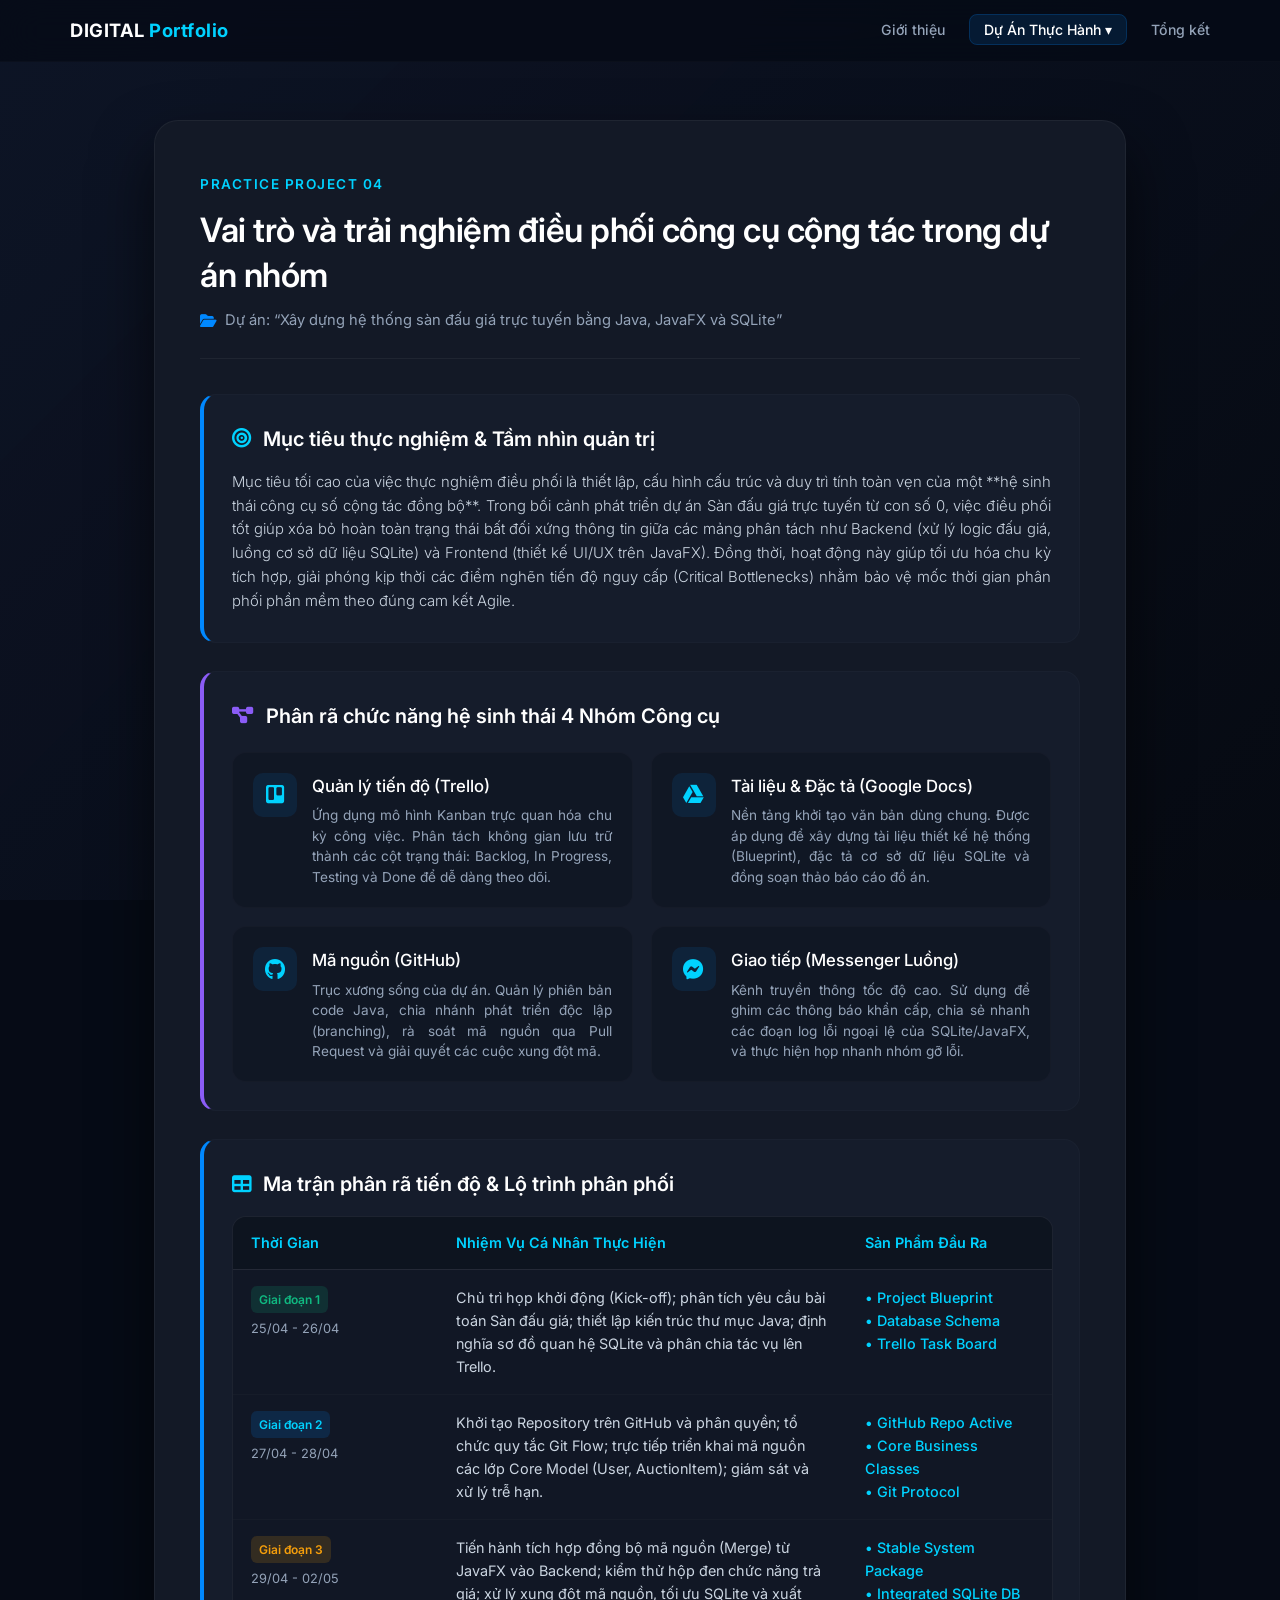
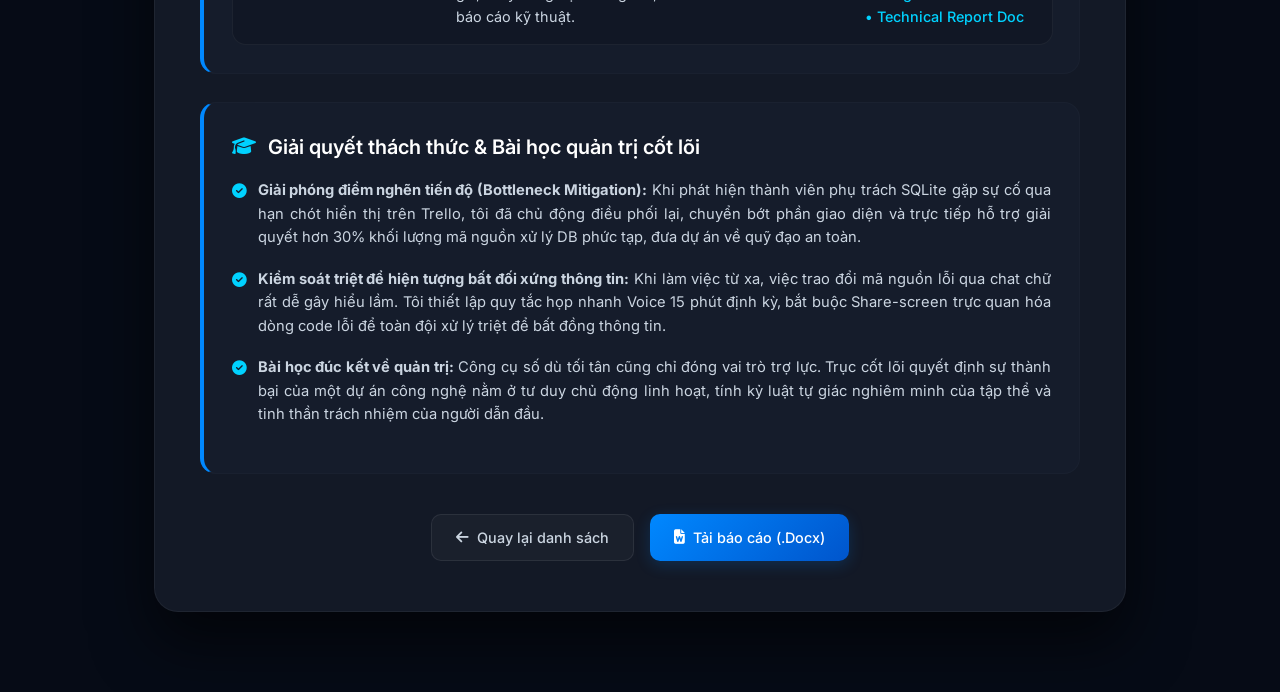
<file: bai4.html>
<!DOCTYPE html>
<html lang="vi">
<head>
    <meta charset="UTF-8">
    <meta name="viewport" content="width=device-width, initial-scale=1.0">
    <title>Bài 4: Vai Trò Và Trải Nghiệm Điều Phối Công Cụ Cộng Tác Trong Dự Án Nhóm</title>
    <!-- Hệ font chuẩn của Bài 2 -->
    <link href="https://fonts.googleapis.com/css2?family=Inter:wght@300;400;500;600;700&display=swap" rel="stylesheet">
    <link rel="stylesheet" href="https://cdnjs.cloudflare.com/ajax/libs/font-awesome/6.4.2/css/all.min.css">
    
    <style>
        :root {
            --bg-dark: #060b16;               /* Màu tối nền của Bài 2 */
            --card-main: #131926;             
            --box-inner: #192233;             
            --blue-primary: #0088ff;          
            --blue-light: #00d2ff;            
            --purple-accent: #8b5cf6;
            --text-title: #ffffff;
            --text-desc: #94a3b8;
            --text-content: #cbd5e1;
            --border-soft: rgba(255, 255, 255, 0.05);
        }

        body { 
            background-color: var(--bg-dark); 
            color: var(--text-content); 
            font-family: 'Inter', -apple-system, BlinkMacSystemFont, "Segoe UI", Roboto, sans-serif;
            margin: 0;
            padding: 0;
            line-height: 1.6;
            min-height: 100vh;
            position: relative;
            overflow-x: hidden;
        }

        /* KHỚP HOÀN HẢO BACKGROUND SÓNG LƯỢN (ABSTRACT WAVES) CỦA BÀI 2 */
        .background-waves {
            position: fixed;
            top: 0;
            left: 0;
            width: 100%;
            height: 100%;
            z-index: -1;
            background: radial-gradient(circle at 50% -20%, #0c1a30 0%, #050811 100%);
        }

        .background-waves::before {
            content: "";
            position: absolute;
            width: 100%;
            height: 100%;
            top: 0;
            left: 0;
            /* Tạo các đường sóng lượn mờ ảo dạng vector như ảnh image_84d2d0.jpg */
            background-image: url("data:image/svg+xml,%3Csvg xmlns='http://www.w3.org/2000/svg' width='100%25' height='100%25' viewBox='0 0 1600 800'%3E%3Cpath d='M0,150 C300,300 600,0 900,150 C1200,300 1500,50 1600,100 L1600,800 L0,800 Z' fill='none' stroke='rgba(0, 136, 255, 0.06)' stroke-width='4'/%3E%3Cpath d='M0,250 C400,100 700,400 1100,200 C1400,50 1500,250 1600,200 L1600,800 L0,800 Z' fill='none' stroke='rgba(0, 210, 255, 0.04)' stroke-width='3'/%3E%3Cpath d='M0,350 C250,500 550,200 850,350 C1150,500 1450,250 1600,300 L1600,800 L0,800 Z' fill='none' stroke='rgba(0, 136, 255, 0.03)' stroke-width='2'/%3E%3C/svg%3E");
            background-size: cover;
            background-position: center;
            opacity: 0.85;
        }

        /* KHUNG CARD CHÍNH - BO TRÒN VÀ ĐỔ BÓNG THEO BÀI 2 */
        .exercise-card {
            background: var(--card-main);
            border: 1px solid var(--border-soft);
            border-radius: 24px; /* Khớp với góc bo mịn ở image_84d2d0.jpg */
            padding: 50px 45px;
            max-width: 880px;
            margin: 0 auto;
            box-shadow: 0 30px 60px rgba(0, 0, 0, 0.6);
        }
        
        /* CÁC KHỐI NỘI DUNG CON (MỤC TIÊU, NỘI DUNG,...) */
        .content-section-box {
            background: rgba(25, 34, 51, 0.45);
            border: 1px solid rgba(255, 255, 255, 0.02);
            border-left: 4px solid var(--blue-primary); 
            border-radius: 16px; 
            padding: 28px;
            margin-bottom: 28px;
            transition: all 0.3s ease;
        }

        .content-section-box:hover {
            background: rgba(25, 34, 51, 0.7);
            border-left-color: var(--blue-light);
            transform: translateY(-2px);
            box-shadow: 0 10px 30px rgba(0, 136, 255, 0.08);
        }

        /* TIÊU ĐỀ KHÔNG BỊ IN HOA TOÀN BỘ - CHỮ MỀM MẠI THEO BÀI 2 */
        .exercise-header h2 {
            font-size: 2.1rem;
            font-weight: 600;
            color: var(--text-title);
            line-height: 1.35;
            margin: 10px 0 0 0;
            letter-spacing: -0.5px;
        }

        .section-title {
            font-size: 1.25rem;
            font-weight: 600;
            color: var(--text-title);
            margin-top: 0;
            margin-bottom: 16px;
            display: flex;
            align-items: center;
            gap: 12px;
        }

        .section-title i {
            color: var(--blue-light);
            font-size: 1.2rem;
        }

        .badge-project {
            color: var(--blue-light);
            font-size: 0.85rem;
            font-weight: 600;
            text-transform: uppercase;
            letter-spacing: 1.5px;
            display: inline-block;
        }

        /* GRID CÔNG CỤ */
        .tools-grid {
            display: grid;
            grid-template-columns: repeat(2, 1fr);
            gap: 18px;
            margin-top: 20px;
        }

        .tool-card-item {
            background: rgba(13, 19, 31, 0.5);
            border: 1px solid rgba(255, 255, 255, 0.02);
            border-radius: 14px;
            padding: 20px;
            display: flex;
            align-items: flex-start;
            gap: 15px;
            transition: all 0.3s ease;
        }

        .tool-card-item:hover {
            border-color: rgba(0, 210, 255, 0.2);
            background: rgba(13, 19, 31, 0.8);
            transform: scale(1.02);
        }

        .tool-icon-box {
            width: 44px;
            height: 44px;
            border-radius: 10px;
            background: rgba(0, 136, 255, 0.1);
            color: var(--blue-light);
            display: flex;
            align-items: center;
            justify-content: center;
            font-size: 1.3rem;
            flex-shrink: 0;
        }

        .tool-info h4 { margin: 0 0 6px 0; font-size: 1.05rem; color: #fff; font-weight: 500; }
        .tool-info p { margin: 0; font-size: 0.85rem; color: var(--text-desc); line-height: 1.5; text-align: justify; }

        /* BẢNG BIỂU */
        .matrix-table-container {
            width: 100%;
            overflow-x: auto;
            border-radius: 14px;
            border: 1px solid var(--border-soft);
            background: rgba(13, 19, 31, 0.4);
            margin-top: 15px;
        }

        .matrix-table {
            width: 100%;
            border-collapse: collapse;
            font-size: 0.9rem;
        }

        .matrix-table th {
            background: rgba(13, 19, 31, 0.8);
            color: var(--blue-light);
            text-align: left;
            padding: 14px 18px;
            font-weight: 600;
            border-bottom: 1px solid rgba(255, 255, 255, 0.08);
        }

        .matrix-table td {
            padding: 16px 18px;
            border-bottom: 1px solid rgba(255, 255, 255, 0.02);
            color: var(--text-content);
            vertical-align: top;
        }

        .matrix-table tr:last-child td { border-bottom: none; }

        .badge-task {
            display: inline-block;
            padding: 4px 8px;
            border-radius: 6px;
            font-size: 0.75rem;
            font-weight: 600;
            background: rgba(0, 136, 255, 0.15);
            color: var(--blue-light);
            margin-bottom: 6px;
        }

        .task-subtext { font-size: 0.8rem; color: var(--text-desc); }

        /* DANH SÁCH REVIEW */
        .review-list { list-style: none; padding: 0; margin: 0; }
        .review-item { position: relative; padding-left: 26px; margin-bottom: 18px; font-size: 0.92rem; text-align: justify; }
        .review-item i { position: absolute; left: 0; top: 5px; color: var(--blue-light); }

        /* THANH ĐIỀU HƯỚNG NAVBAR - THEO ẢNH BÀI 2 */
        .navbar {
            position: fixed;
            top: 0;
            left: 0;
            width: 100%;
            z-index: 100;
            background: rgba(6, 11, 22, 0.8);
            backdrop-filter: blur(20px);
            border-bottom: 1px solid rgba(255, 255, 255, 0.02);
        }
        .nav-container {
            max-width: 1140px;
            margin: 0 auto;
            padding: 16px 20px;
            display: flex;
            justify-content: space-between;
            align-items: center;
        }
        .logo {
            color: #fff;
            text-decoration: none;
            font-weight: 700;
            font-size: 1.15rem;
            letter-spacing: 0.5px;
        }
        .logo span { color: var(--blue-light); }
        .nav-menu {
            list-style: none;
            display: flex;
            gap: 24px;
            margin: 0;
            padding: 0;
            font-size: 0.88rem;
        }
        .nav-menu a { color: var(--text-desc); text-decoration: none; transition: 0.2s; font-weight: 500; }
        .nav-menu a:hover { color: #fff; }
        .nav-menu .active { 
            color: #fff; 
            background: rgba(0, 136, 255, 0.12);
            padding: 6px 14px;
            border-radius: 8px;
            border: 1px solid rgba(0, 136, 255, 0.2);
        }
        .dropdown-icon { font-size: 0.75rem; margin-left: 4px; }

        /* BUTTONS GRADIENT BÀI 2 */
        .btn-container { text-align: center; margin-top: 40px; display: flex; justify-content: center; gap: 16px; }
        .btn-base {
            display: inline-flex;
            align-items: center;
            gap: 8px;
            padding: 11px 24px;
            font-size: 0.9rem;
            font-weight: 500;
            text-decoration: none;
            border-radius: 10px;
            transition: all 0.2s ease;
        }
        .btn-primary {
            background: linear-gradient(135deg, var(--blue-primary) 0%, #0055cc 100%);
            color: #fff;
            box-shadow: 0 4px 15px rgba(0, 136, 255, 0.2);
        }
        .btn-primary:hover {
            transform: translateY(-2px);
            box-shadow: 0 6px 20px rgba(0, 136, 255, 0.4);
        }
        .btn-secondary {
            background: rgba(255, 255, 255, 0.03);
            color: var(--text-content);
            border: 1px solid rgba(255, 255, 255, 0.08);
        }
        .btn-secondary:hover {
            background: rgba(255, 255, 255, 0.06);
            color: #fff;
            transform: translateY(-2px);
        }

        @media (max-width: 768px) {
            .exercise-card { padding: 30px 20px; }
            .tools-grid { grid-template-columns: 1fr; }
            .btn-container { flex-direction: column; }
        }
    </style>
</head>
<body>

    <div class="luxury-background-container" style="position: fixed; top: 0; left: 0; width: 100%; height: 100%; z-index: -2; background-image: url('https://images.unsplash.com/photo-1634017839464-5c339ebe3cb4?q=80&w=2564&auto=format&fit=crop'); background-size: cover; background-position: center;"></div>
    <div class="luxury-overlay" style="position: fixed; top: 0; left: 0; width: 100%; height: 100%; z-index: -1; background: linear-gradient(135deg, rgba(15, 23, 42, 0.8) 0%, rgba(7, 10, 18, 0.9) 100%);"></div>

    <nav class="navbar">
        <div class="nav-container">
            <a href="index.html" class="logo">DIGITAL <span>Portfolio</span></a>
            <ul class="nav-menu">
                <li><a href="index.html" class="nav-link">Giới thiệu</a></li>
                <li><a href="duanthuchanh.html" class="nav-link active">Dự Án Thực Hành ▾</a></li>
                <li><a href="tongket.html" class="nav-link">Tổng kết</a></li>
            </ul>
        </div>
    </nav>

    <!-- Khung content chính -->
    <div class="container" style="margin-top: 120px; margin-bottom: 80px; padding: 0 20px;">
        <div class="exercise-card">
            
            <div class="exercise-header" style="margin-bottom: 35px; border-bottom: 1px solid rgba(255,255,255,0.05); padding-bottom: 25px;">
                <span class="badge-project">PRACTICE PROJECT 04</span>
                <h2>Vai trò và trải nghiệm điều phối công cụ cộng tác trong dự án nhóm</h2>
                <div style="margin-top: 12px; font-size: 0.92rem; color: var(--text-desc); display: flex; align-items: center; gap: 8px;">
                    <i class="fas fa-folder-open" style="color: var(--blue-primary)"></i> Dự án: “Xây dựng hệ thống sàn đấu giá trực tuyến bằng Java, JavaFX và SQLite”
                </div>
            </div>

            <!-- KHỐI 1: MỤC TIÊU ĐIỀU PHỐI -->
            <div class="content-section-box">
                <h3 class="section-title"><i class="sub-icon fas fa-bullseye"></i> Mục tiêu thực nghiệm & Tầm nhìn quản trị</h3>
                <p style="color: var(--text-content); margin: 0; font-size: 0.93rem; text-align: justify; font-weight: 300;">
                    Mục tiêu tối cao của việc thực nghiệm điều phối là thiết lập, cấu hình cấu trúc và duy trì tính toàn vẹn của một **hệ sinh thái công cụ số cộng tác đồng bộ**. Trong bối cảnh phát triển dự án Sàn đấu giá trực tuyến từ con số 0, việc điều phối tốt giúp xóa bỏ hoàn toàn trạng thái bất đối xứng thông tin giữa các mảng phân tách như Backend (xử lý logic đấu giá, luồng cơ sở dữ liệu SQLite) và Frontend (thiết kế UI/UX trên JavaFX). Đồng thời, hoạt động này giúp tối ưu hóa chu kỳ tích hợp, giải phóng kịp thời các điểm nghẽn tiến độ nguy cấp (Critical Bottlenecks) nhằm bảo vệ mốc thời gian phân phối phần mềm theo đúng cam kết Agile.
                </p>
            </div>

            <!-- KHỐI 2: HỆ SINH THÁI CÔNG CỤ -->
            <div class="content-section-box" style="border-left-color: var(--purple-accent);">
                <h3 class="section-title"><i class="fas fa-project-diagram" style="color: var(--purple-accent)"></i> Phân rã chức năng hệ sinh thái 4 Nhóm Công cụ</h3>
                
                <div class="tools-grid">
                    <div class="tool-card-item">
                        <div class="tool-icon-box"><i class="fab fa-trello"></i></div>
                        <div class="tool-info">
                            <h4>Quản lý tiến độ (Trello)</h4>
                            <p>Ứng dụng mô hình Kanban trực quan hóa chu kỳ công việc. Phân tách không gian lưu trữ thành các cột trạng thái: Backlog, In Progress, Testing và Done để dễ dàng theo dõi.</p>
                        </div>
                    </div>

                    <div class="tool-card-item">
                        <div class="tool-icon-box"><i class="fab fa-google-drive"></i></div>
                        <div class="tool-info">
                            <h4>Tài liệu & Đặc tả (Google Docs)</h4>
                            <p>Nền tảng khởi tạo văn bản dùng chung. Được áp dụng để xây dựng tài liệu thiết kế hệ thống (Blueprint), đặc tả cơ sở dữ liệu SQLite và đồng soạn thảo báo cáo đồ án.</p>
                        </div>
                    </div>

                    <div class="tool-card-item">
                        <div class="tool-icon-box"><i class="fab fa-github"></i></div>
                        <div class="tool-info">
                            <h4>Mã nguồn (GitHub)</h4>
                            <p>Trục xương sống của dự án. Quản lý phiên bản code Java, chia nhánh phát triển độc lập (branching), rà soát mã nguồn qua Pull Request và giải quyết các cuộc xung đột mã.</p>
                        </div>
                    </div>

                    <div class="tool-card-item">
                        <div class="tool-icon-box"><i class="fab fa-facebook-messenger"></i></div>
                        <div class="tool-info">
                            <h4>Giao tiếp (Messenger Luồng)</h4>
                            <p>Kênh truyền thông tốc độ cao. Sử dụng để ghim các thông báo khẩn cấp, chia sẻ nhanh các đoạn log lỗi ngoại lệ của SQLite/JavaFX, và thực hiện họp nhanh nhóm gỡ lỗi.</p>
                        </div>
                    </div>
                </div>
            </div>

            <!-- KHỐI 3: MA TRẬN TIẾN TRÌNH -->
            <div class="content-section-box">
                <h3 class="section-title"><i class="fas fa-table"></i> Ma trận phân rã tiến độ & Lộ trình phân phối</h3>
                
                <div class="matrix-table-container">
                    <table class="matrix-table">
                        <thead>
                            <tr>
                                <th style="width: 25%;">Thời Gian</th>
                                <th style="width: 50%;">Nhiệm Vụ Cá Nhân Thực Hiện</th>
                                <th style="width: 25%;">Sản Phẩm Đầu Ra</th>
                            </tr>
                        </thead>
                        <tbody>
                            <tr>
                                <td>
                                    <span class="badge-task" style="background: rgba(16, 185, 129, 0.15); color: #10b981;">Giai đoạn 1</span>
                                    <div class="task-subtext">25/04 - 26/04</div>
                                </td>
                                <td>Chủ trì họp khởi động (Kick-off); phân tích yêu cầu bài toán Sàn đấu giá; thiết lập kiến trúc thư mục Java; định nghĩa sơ đồ quan hệ SQLite và phân chia tác vụ lên Trello.</td>
                                <td style="color: var(--blue-light); font-weight: 500;">
                                    • Project Blueprint<br>
                                    • Database Schema<br>
                                    • Trello Task Board
                                </td>
                            </tr>
                            <tr>
                                <td>
                                    <span class="badge-task">Giai đoạn 2</span>
                                    <div class="task-subtext">27/04 - 28/04</div>
                                </td>
                                <td>Khởi tạo Repository trên GitHub và phân quyền; tổ chức quy tắc Git Flow; trực tiếp triển khai mã nguồn các lớp Core Model (User, AuctionItem); giám sát và xử lý trễ hạn.</td>
                                <td style="color: var(--blue-light); font-weight: 500;">
                                    • GitHub Repo Active<br>
                                    • Core Business Classes<br>
                                    • Git Protocol
                                </td>
                            </tr>
                            <tr>
                                <td>
                                    <span class="badge-task" style="background: rgba(245, 158, 11, 0.15); color: #f59e0b;">Giai đoạn 3</span>
                                    <div class="task-subtext">29/04 - 02/05</div>
                                </td>
                                <td>Tiến hành tích hợp đồng bộ mã nguồn (Merge) từ JavaFX vào Backend; kiểm thử hộp đen chức năng trả giá; xử lý xung đột mã nguồn, tối ưu SQLite và xuất báo cáo kỹ thuật.</td>
                                <td style="color: var(--blue-light); font-weight: 500;">
                                    • Stable System Package<br>
                                    • Integrated SQLite DB<br>
                                    • Technical Report Doc
                                </td>
                            </tr>
                        </tbody>
                    </table>
                </div>
            </div>

            <!-- KHỐI 4: THÁCH THỨC VÀ BÀI HỌC -->
            <div class="content-section-box">
                <h3 class="section-title"><i class="fas fa-graduation-cap"></i> Giải quyết thách thức & Bài học quản trị cốt lõi</h3>
                <ul class="review-list">
                    <li class="review-item">
                        <i class="fas fa-circle-check"></i>
                        <b>Giải phóng điểm nghẽn tiến độ (Bottleneck Mitigation):</b> 
                        Khi phát hiện thành viên phụ trách SQLite gặp sự cố qua hạn chót hiển thị trên Trello, tôi đã chủ động điều phối lại, chuyển bớt phần giao diện và trực tiếp hỗ trợ giải quyết hơn 30% khối lượng mã nguồn xử lý DB phức tạp, đưa dự án về quỹ đạo an toàn.
                    </li>
                    <li class="review-item">
                        <i class="fas fa-circle-check"></i>
                        <b>Kiểm soát triệt để hiện tượng bất đối xứng thông tin:</b> 
                        Khi làm việc từ xa, việc trao đổi mã nguồn lỗi qua chat chữ rất dễ gây hiểu lầm. Tôi thiết lập quy tắc họp nhanh Voice 15 phút định kỳ, bắt buộc Share-screen trực quan hóa dòng code lỗi để toàn đội xử lý triệt để bất đồng thông tin.
                    </li>
                    <li class="review-item">
                        <i class="fas fa-circle-check"></i>
                        <b>Bài học đúc kết về quản trị:</b> 
                        Công cụ số dù tối tân cũng chỉ đóng vai trò trợ lực. Trục cốt lõi quyết định sự thành bại của một dự án công nghệ nằm ở tư duy chủ động linh hoạt, tính kỷ luật tự giác nghiêm minh của tập thể và tinh thần trách nhiệm của người dẫn đầu.
                    </li>
                </ul>
            </div>

            <!-- NÚT BẤM -->
            <div class="btn-container">
                <a href="duanthuchanh.html" class="btn-base btn-secondary">
                    <i class="fas fa-arrow-left"></i> Quay lại danh sách
                </a>
                <a href="https://docs.google.com/document/d/1DXB78e5AmVgo3ugbp6yzq5UFrBK9ltAt/edit" class="btn-base btn-primary">
                    <i class="fas fa-file-word"></i> Tải báo cáo (.Docx)
                </a>
            </div>
        </div>
    </div>
</body>
</html>
</file>
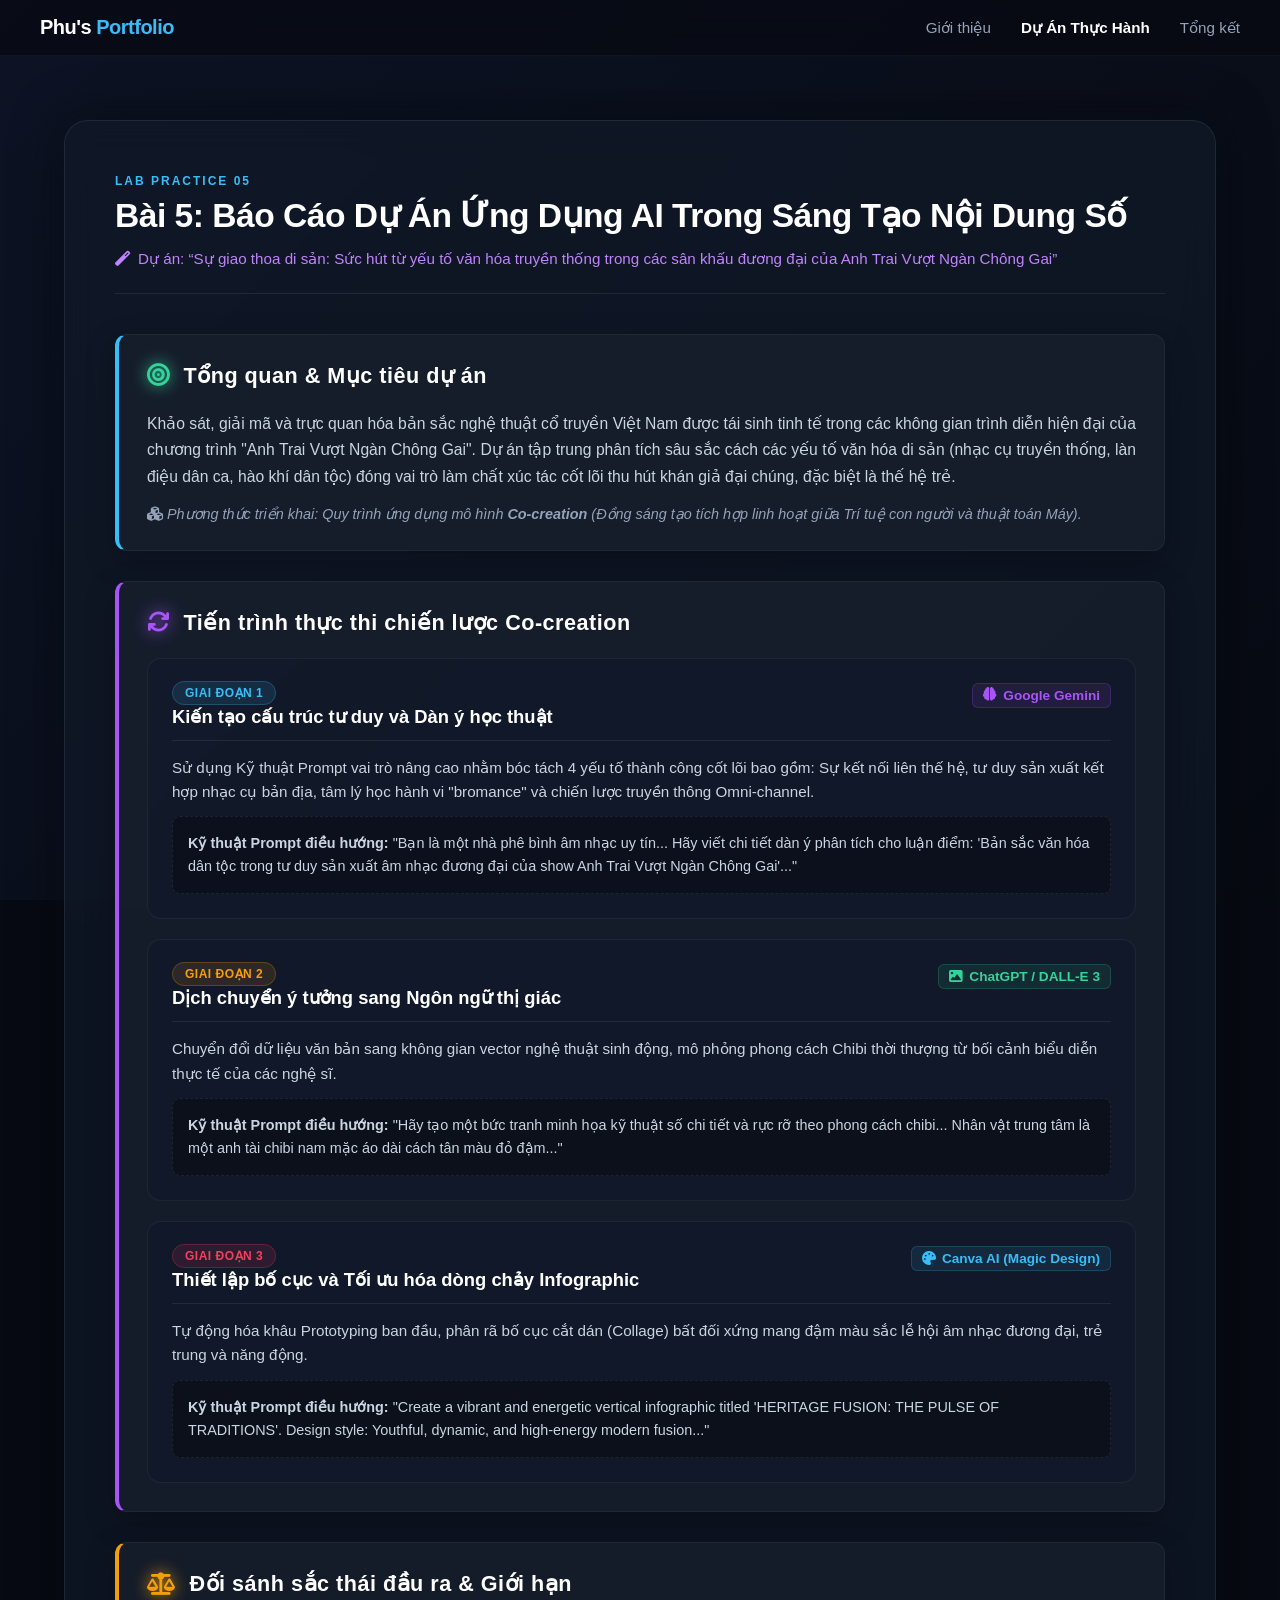
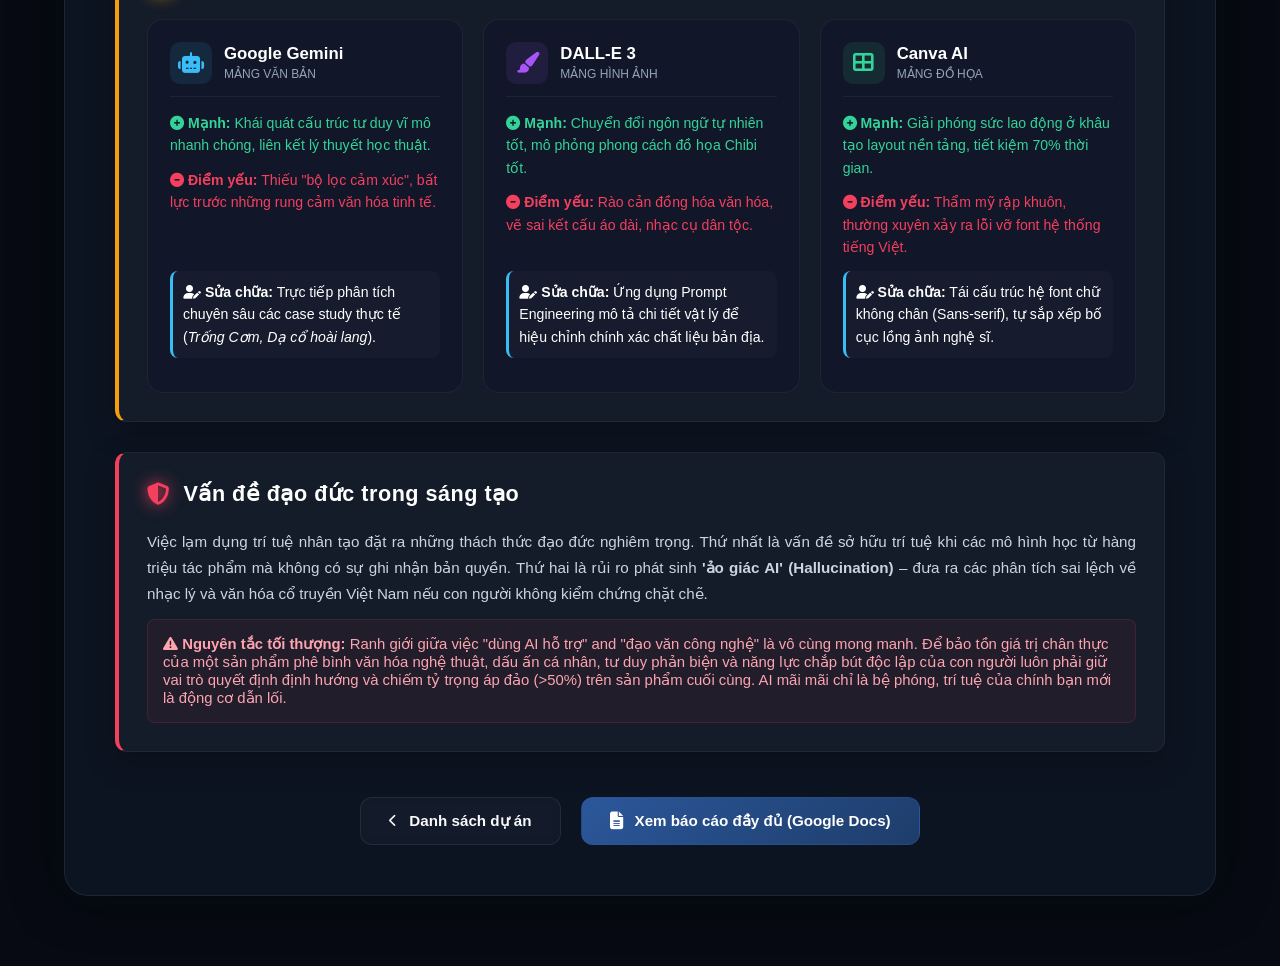
<file: bai5.html>
<!DOCTYPE html>
<html lang="vi">
<head>
    <meta charset="UTF-8">
    <meta name="viewport" content="width=device-width, initial-scale=1.0">
    <title>Bài 5: Ứng Dụng AI Trong Sáng Tạo Nội Dung Số</title>
    <link rel="stylesheet" href="https://cdnjs.cloudflare.com/ajax/libs/font-awesome/6.4.2/css/all.min.css">
    <style>
        /* Hệ màu Cyber Technology / Maybach Luxury cao cấp */
        :root {
            --bg-deep: #070a13;
            --maybach-card: rgba(17, 24, 39, 0.75);           
            --box-bg: rgba(31, 41, 55, 0.45);                 
            --maybach-blue: #38bdf8;           
            --text-main: #f8fafc;             
            --text-sub: #94a3b8;              
            --accent-green: #34d399;           
            --accent-purple: #a855f7;
            --accent-orange: #f59e0b;
            --accent-pink: #f43f5e;
            --border-glow: rgba(56, 189, 248, 0.25);
            --word-color: #2b579a;               
        }

        body { 
            background: var(--bg-deep); 
            color: var(--text-main); 
            font-family: 'Segoe UI', -apple-system, BlinkMacSystemFont, sans-serif;
            margin: 0;
            padding: 0;
            overflow-x: hidden;
        }

        /* Khung bo ngoài nội dung chính - Hiệu ứng Glow Viền Cao Cấp */
        .exercise-card {
            background: var(--maybach-card);
            backdrop-filter: blur(16px);
            -webkit-backdrop-filter: blur(16px);
            border: 1px solid rgba(255, 255, 255, 0.08);
            border-radius: 24px;
            padding: 50px;
            max-width: 1050px; 
            margin: 0 auto;
            box-shadow: 0 0 50px rgba(0, 0, 0, 0.6), 0 0 30px rgba(56, 189, 248, 0.05);
            position: relative;
        }

        /* Khung nội dung lớn - Thiết kế viền góc cạnh tinh tế */
        .content-section-box {
            background: var(--box-bg);
            border: 1px solid rgba(255, 255, 255, 0.05);
            border-left: 4px solid var(--maybach-blue); /* Điểm nhấn vạch màu công nghệ */
            border-radius: 12px;
            padding: 28px;
            margin-bottom: 30px;
            box-shadow: 0 10px 30px rgba(0, 0, 0, 0.25);
            transition: all 0.3s ease;
        }

        .content-section-box:hover {
            border-color: rgba(56, 189, 248, 0.4);
            box-shadow: 0 15px 35px rgba(56, 189, 248, 0.08);
            transform: translateY(-2px);
        }

        .section-title {
            font-size: 1.35rem;
            color: #ffffff;
            margin-top: 0;
            margin-bottom: 22px;
            display: flex;
            align-items: center;
            gap: 14px;
            font-weight: 600;
            letter-spacing: 0.5px;
        }

        .section-title i {
            font-size: 1.4rem;
            filter: drop-shadow(0 0 8px currentColor);
        }

        /* Khối tiến trình thực hiện (Timeline/Process) tối giản, tinh tế */
        .process-flow {
            display: flex;
            flex-direction: column;
            gap: 20px;
        }

        .process-step {
            background: rgba(15, 23, 42, 0.5);
            border: 1px solid rgba(255, 255, 255, 0.06);
            border-radius: 14px;
            padding: 24px;
            transition: border-color 0.3s ease;
        }

        .process-step:hover {
            border-color: rgba(168, 85, 247, 0.3);
        }

        .step-header {
            display: flex;
            justify-content: space-between;
            align-items: flex-start;
            flex-wrap: wrap;
            gap: 10px;
            border-bottom: 1px solid rgba(255, 255, 255, 0.08);
            padding-bottom: 12px;
            margin-bottom: 15px;
        }

        .step-badge {
            background: rgba(56, 189, 248, 0.12);
            color: var(--maybach-blue);
            border: 1px solid rgba(56, 189, 248, 0.25);
            padding: 4px 12px;
            border-radius: 20px;
            font-size: 0.75rem;
            font-weight: 700;
            text-transform: uppercase;
            letter-spacing: 0.5px;
        }

        .step-title {
            font-size: 1.15rem;
            font-weight: 600;
            color: #ffffff;
            margin: 5px 0 0 0;
        }

        .ai-tool-tag {
            font-size: 0.85rem;
            font-weight: 600;
            color: var(--accent-purple);
            background: rgba(168, 85, 247, 0.1);
            border: 1px solid rgba(168, 85, 247, 0.2);
            padding: 4px 10px;
            border-radius: 6px;
            display: inline-flex;
            align-items: center;
            gap: 6px;
        }

        .prompt-container {
            background: rgba(0, 0, 0, 0.3);
            border: 1px dashed rgba(255, 255, 255, 0.08);
            border-radius: 8px;
            padding: 15px;
            margin-top: 12px;
            font-size: 0.9rem;
            color: #cbd5e1;
            line-height: 1.6;
        }

        /* Khối so sánh Độc bản và Chí mạng của AI */
        .ai-comparison-grid {
            display: grid;
            grid-template-columns: repeat(1, 1fr);
            gap: 20px;
        }

        @media (min-width: 900px) {
            .ai-comparison-grid { grid-template-columns: repeat(3, 1fr); }
        }

        .ai-card {
            background: rgba(15, 23, 42, 0.6);
            border: 1px solid rgba(255, 255, 255, 0.05);
            border-radius: 16px;
            padding: 22px;
            display: flex;
            flex-direction: column;
            transition: all 0.3s ease;
        }

        .ai-card:hover {
            border-color: rgba(56, 189, 248, 0.3);
            transform: translateY(-4px);
            box-shadow: 0 12px 25px rgba(0, 0, 0, 0.4);
        }

        .ai-card-header {
            display: flex;
            align-items: center;
            gap: 12px;
            margin-bottom: 15px;
            border-bottom: 1px solid rgba(255, 255, 255, 0.05);
            padding-bottom: 12px;
        }

        .ai-avatar {
            width: 42px;
            height: 42px;
            border-radius: 10px;
            display: flex;
            align-items: center;
            justify-content: center;
            font-size: 1.3rem;
            background: rgba(255, 255, 255, 0.05);
        }

        .ai-name-info h4 {
            margin: 0;
            font-size: 1.05rem;
            color: #fff;
        }

        .ai-name-info span {
            font-size: 0.75rem;
            color: var(--text-sub);
            text-transform: uppercase;
        }

        .ai-point-box {
            font-size: 0.88rem;
            line-height: 1.6;
            margin-bottom: 12px;
        }

        .ai-point-box.strength { color: var(--accent-green); }
        .ai-point-box.weakness { color: var(--accent-pink); }
        .ai-point-box.human-touch { 
            color: #fff; 
            background: rgba(255, 255, 255, 0.02); 
            padding: 10px; 
            border-radius: 8px; 
            border-left: 3px solid var(--maybach-blue); 
            margin-top: auto;
        }

        /* Hệ thống nút bấm Luxury */
        .btn-luxury {
            display: inline-flex;
            align-items: center;
            justify-content: center;
            gap: 12px;
            background: rgba(30, 41, 59, 0.5);
            color: var(--text-main);
            border: 1px solid rgba(255, 255, 255, 0.1);
            padding: 14px 28px;
            border-radius: 12px;
            font-weight: 600;
            font-size: 0.95rem;
            text-decoration: none;
            transition: all 0.3s cubic-bezier(0.4, 0, 0.2, 1);
            backdrop-filter: blur(4px);
        }

        .btn-luxury:hover {
            background: rgba(255, 255, 255, 0.08);
            border-color: var(--maybach-blue);
            transform: translateY(-3px);
            box-shadow: 0 8px 20px rgba(56, 189, 248, 0.15);
        }

        .btn-secondary {
            background: rgba(255, 255, 255, 0.02);
            border-color: rgba(255, 255, 255, 0.08);
        }

        .btn-word-download {
            background: linear-gradient(135deg, var(--word-color), #1e3d6b);
            border: 1px solid rgba(43, 87, 154, 0.4);
            color: #ffffff;
        }

        .btn-word-download:hover {
            background: linear-gradient(135deg, #3469b4, var(--word-color));
            border-color: var(--maybach-blue);
            box-shadow: 0 8px 25px rgba(43, 87, 154, 0.6);
        }

        @media (max-width: 768px) {
            .exercise-card { padding: 25px; }
            .step-header { flex-direction: column; align-items: flex-start; }
        }
    </style>
</head>
<body>

    <div class="luxury-background-container" style="position: fixed; top: 0; left: 0; width: 100%; height: 100%; z-index: -2; background-image: url('https://images.unsplash.com/photo-1634017839464-5c339ebe3cb4?q=80&w=2564&auto=format&fit=crop'); background-size: cover; background-position: center;"></div>
    <div class="luxury-overlay" style="position: fixed; top: 0; left: 0; width: 100%; height: 100%; z-index: -1; background: linear-gradient(135deg, rgba(15, 23, 42, 0.8) 0%, rgba(7, 10, 18, 0.9) 100%);"></div>

    <nav class="navbar" style="position: fixed; top: 0; left: 0; width: 100%; z-index: 100; background: rgba(7, 10, 18, 0.75); backdrop-filter: blur(12px); -webkit-backdrop-filter: blur(12px); border-bottom: 1px solid rgba(255,255,255,0.04);">
        <div class="nav-container" style="max-width: 1200px; margin: 0 auto; padding: 16px 20px; display: flex; justify-content: space-between; align-items: center;">
            <a href="index.html" class="logo" style="color: #fff; text-decoration: none; font-weight: 700; font-size: 1.25rem; letter-spacing: -0.5px;">Phu's <span style="color: var(--maybach-blue);">Portfolio</span></a>
            <ul class="nav-menu" style="list-style: none; display: flex; gap: 30px; margin: 0; padding: 0;">
                <li><a href="index.html" style="color: var(--text-sub); text-decoration: none; font-size: 0.95rem; transition: color 0.3s;" onmouseover="this.style.color='#fff'" onmouseout="this.style.color='var(--text-sub)'">Giới thiệu</a></li>
                <li><a href="duanthuchanh.html" style="color: #fff; text-decoration: none; font-size: 0.95rem; font-weight: 600;">Dự Án Thực Hành</a></li>
                <li><a href="tongket.html" style="color: var(--text-sub); text-decoration: none; font-size: 0.95rem; transition: color 0.3s;" onmouseover="this.style.color='#fff'" onmouseout="this.style.color='var(--text-sub)'">Tổng kết</a></li>
            </ul>
        </div>
    </nav>

    <div class="container" style="margin-top: 120px; margin-bottom: 70px; padding: 0 20px;">
        <div class="exercise-card">
            
            <div class="exercise-header" style="margin-bottom: 40px; border-bottom: 1px solid rgba(255,255,255,0.08); padding-bottom: 25px;">
                <span style="color: var(--maybach-blue); font-weight: 800; letter-spacing: 2px; font-size: 0.75rem; text-transform: uppercase; display: inline-block; margin-bottom: 6px;">Lab Practice 05</span>
                <h2 style="font-size: 2.1rem; margin: 0; font-weight: 600; letter-spacing: -0.5px; color: #ffffff; line-height: 1.3;">
                    Bài 5: Báo Cáo Dự Án Ứng Dụng AI Trong Sáng Tạo Nội Dung Số
                </h2>
                <div style="margin-top: 12px; font-size: 0.95rem; color: #c084fc; font-weight: 500; display: flex; align-items: center; gap: 8px;">
                    <i class="fas fa-magic"></i> Dự án: “Sự giao thoa di sản: Sức hút từ yếu tố văn hóa truyền thống trong các sân khấu đương đại của Anh Trai Vượt Ngàn Chông Gai”
                </div>
            </div>

            <div class="content-section-box">
                <h3 class="section-title"><i class="fas fa-bullseye" style="color: var(--accent-green);"></i> Tổng quan & Mục tiêu dự án</h3>
                <p style="color: #cbd5e1; line-height: 1.7; margin: 0; font-size: 0.98rem; text-align: justify;">
                    Khảo sát, giải mã và trực quan hóa bản sắc nghệ thuật cổ truyền Việt Nam được tái sinh tinh tế trong các không gian trình diễn hiện đại của chương trình "Anh Trai Vượt Ngàn Chông Gai". Dự án tập trung phân tích sâu sắc cách các yếu tố văn hóa di sản (nhạc cụ truyền thống, làn điệu dân ca, hào khí dân tộc) đóng vai trò làm chất xúc tác cốt lõi thu hút khán giả đại chúng, đặc biệt là thế hệ trẻ.
                </p>
                <div style="margin-top: 15px; color: var(--text-sub); font-size: 0.9rem; font-style: italic;">
                    <i class="fas fa-cubes"></i> Phương thức triển khai: Quy trình ứng dụng mô hình <b>Co-creation</b> (Đồng sáng tạo tích hợp linh hoạt giữa Trí tuệ con người và thuật toán Máy).
                </div>
            </div>

            <div class="content-section-box" style="border-left-color: var(--accent-purple);">
                <h3 class="section-title"><i class="fas fa-sync" style="color: var(--accent-purple);"></i> Tiến trình thực thi chiến lược Co-creation</h3>
                
                <div class="process-flow">
                    <div class="process-step">
                        <div class="step-header">
                            <div>
                                <span class="step-badge">Giai đoạn 1</span>
                                <h4 class="step-title">Kiến tạo cấu trúc tư duy và Dàn ý học thuật</h4>
                            </div>
                            <span class="ai-tool-tag"><i class="fas fa-brain"></i> Google Gemini</span>
                        </div>
                        <p style="font-size:0.95rem; margin:0; line-height:1.6; color:#cbd5e1;">
                            Sử dụng Kỹ thuật Prompt vai trò nâng cao nhằm bóc tách 4 yếu tố thành công cốt lõi bao gồm: Sự kết nối liên thế hệ, tư duy sản xuất kết hợp nhạc cụ bản địa, tâm lý học hành vi "bromance" và chiến lược truyền thông Omni-channel.
                        </p>
                        <div class="prompt-container">
                            <strong>Kỹ thuật Prompt điều hướng:</strong> "Bạn là một nhà phê bình âm nhạc uy tín... Hãy viết chi tiết dàn ý phân tích cho luận điểm: 'Bản sắc văn hóa dân tộc trong tư duy sản xuất âm nhạc đương đại của show Anh Trai Vượt Ngàn Chông Gai'..."
                        </div>
                    </div>

                    <div class="process-step">
                        <div class="step-header">
                            <div>
                                <span class="step-badge" style="background:rgba(245,158,11,0.12); color:var(--accent-orange); border-color:rgba(245,158,11,0.25);">Giai đoạn 2</span>
                                <h4 class="step-title">Dịch chuyển ý tưởng sang Ngôn ngữ thị giác</h4>
                            </div>
                            <span class="ai-tool-tag" style="color:var(--accent-green); background:rgba(52,211,153,0.1); border-color:rgba(52,211,153,0.2);"><i class="fas fa-image"></i> ChatGPT / DALL-E 3</span>
                        </div>
                        <p style="font-size:0.95rem; margin:0; line-height:1.6; color:#cbd5e1;">
                            Chuyển đổi dữ liệu văn bản sang không gian vector nghệ thuật sinh động, mô phỏng phong cách Chibi thời thượng từ bối cảnh biểu diễn thực tế của các nghệ sĩ.
                        </p>
                        <div class="prompt-container">
                            <strong>Kỹ thuật Prompt điều hướng:</strong> "Hãy tạo một bức tranh minh họa kỹ thuật số chi tiết và rực rỡ theo phong cách chibi... Nhân vật trung tâm là một anh tài chibi nam mặc áo dài cách tân màu đỏ đậm..."
                        </div>
                    </div>

                    <div class="process-step">
                        <div class="step-header">
                            <div>
                                <span class="step-badge" style="background:rgba(244,63,94,0.12); color:var(--accent-pink); border-color:rgba(244,63,94,0.25);">Giai đoạn 3</span>
                                <h4 class="step-title">Thiết lập bố cục và Tối ưu hóa dòng chảy Infographic</h4>
                            </div>
                            <span class="ai-tool-tag" style="color:var(--maybach-blue); background:rgba(56,189,248,0.1); border-color:rgba(56,189,248,0.2);"><i class="fas fa-palette"></i> Canva AI (Magic Design)</span>
                        </div>
                        <p style="font-size:0.95rem; margin:0; line-height:1.6; color:#cbd5e1;">
                            Tự động hóa khâu Prototyping ban đầu, phân rã bố cục cắt dán (Collage) bất đối xứng mang đậm màu sắc lễ hội âm nhạc đương đại, trẻ trung và năng động.
                        </p>
                        <div class="prompt-container">
                            <strong>Kỹ thuật Prompt điều hướng:</strong> "Create a vibrant and energetic vertical infographic titled 'HERITAGE FUSION: THE PULSE OF TRADITIONS'. Design style: Youthful, dynamic, and high-energy modern fusion..."
                        </div>
                    </div>
                </div>
            </div>

            <div class="content-section-box" style="border-left-color: var(--accent-orange);">
                <h3 class="section-title"><i class="fas fa-balance-scale" style="color: var(--accent-orange);"></i> Đối sánh sắc thái đầu ra & Giới hạn</h3>
                
                <div class="ai-comparison-grid">
                    <div class="ai-card">
                        <div class="ai-card-header">
                            <div class="ai-avatar" style="color:#38bdf8; background:rgba(56,189,248,0.1);"><i class="fas fa-robot"></i></div>
                            <div class="ai-name-info">
                                <h4>Google Gemini</h4>
                                <span>Mảng Văn Bản</span>
                            </div>
                        </div>
                        <div class="ai-point-box strength">
                            <i class="fas fa-plus-circle"></i> <b>Mạnh:</b> Khái quát cấu trúc tư duy vĩ mô nhanh chóng, liên kết lý thuyết học thuật.
                        </div>
                        <div class="ai-point-box weakness">
                            <i class="fas fa-minus-circle"></i> <b>Điểm yếu:</b> Thiếu "bộ lọc cảm xúc", bất lực trước những rung cảm văn hóa tinh tế.
                        </div>
                        <div class="ai-point-box human-touch">
                            <i class="fas fa-user-edit"></i> <b>Sửa chữa:</b> Trực tiếp phân tích chuyên sâu các case study thực tế (<i>Trống Cơm, Dạ cổ hoài lang</i>).
                        </div>
                    </div>

                    <div class="ai-card">
                        <div class="ai-card-header">
                            <div class="ai-avatar" style="color:#a855f7; background:rgba(168,85,247,0.1);"><i class="fas fa-paint-brush"></i></div>
                            <div class="ai-name-info">
                                <h4>DALL-E 3</h4>
                                <span>Mảng Hình Ảnh</span>
                            </div>
                        </div>
                        <div class="ai-point-box strength">
                            <i class="fas fa-plus-circle"></i> <b>Mạnh:</b> Chuyển đổi ngôn ngữ tự nhiên tốt, mô phỏng phong cách đồ họa Chibi tốt.
                        </div>
                        <div class="ai-point-box weakness">
                            <i class="fas fa-minus-circle"></i> <b>Điểm yếu:</b> Rào cản đồng hóa văn hóa, vẽ sai kết cấu áo dài, nhạc cụ dân tộc.
                        </div>
                        <div class="ai-point-box human-touch">
                            <i class="fas fa-user-edit"></i> <b>Sửa chữa:</b> Ứng dụng Prompt Engineering mô tả chi tiết vật lý để hiệu chỉnh chính xác chất liệu bản địa.
                        </div>
                    </div>

                    <div class="ai-card">
                        <div class="ai-card-header">
                            <div class="ai-avatar" style="color:#34d399; background:rgba(52,211,153,0.1);"><i class="fas fa-th-large"></i></div>
                            <div class="ai-name-info">
                                <h4>Canva AI</h4>
                                <span>Mảng Đồ Họa</span>
                            </div>
                        </div>
                        <div class="ai-point-box strength">
                            <i class="fas fa-plus-circle"></i> <b>Mạnh:</b> Giải phóng sức lao động ở khâu tạo layout nền tảng, tiết kiệm 70% thời gian.
                        </div>
                        <div class="ai-point-box weakness">
                            <i class="fas fa-minus-circle"></i> <b>Điểm yếu:</b> Thẩm mỹ rập khuôn, thường xuyên xảy ra lỗi vỡ font hệ thống tiếng Việt.
                        </div>
                        <div class="ai-point-box human-touch">
                            <i class="fas fa-user-edit"></i> <b>Sửa chữa:</b> Tái cấu trúc hệ font chữ không chân (Sans-serif), tự sắp xếp bố cục lồng ảnh nghệ sĩ.
                        </div>
                    </div>
                </div>
            </div>

            <div class="content-section-box" style="border-left-color: var(--accent-pink);">
                <h3 class="section-title"><i class="fas fa-shield-alt" style="color: var(--accent-pink);"></i> Vấn đề đạo đức trong sáng tạo</h3>
                <p style="color: #cbd5e1; line-height: 1.7; font-size: 0.95rem; margin-bottom: 12px; text-align: justify;">
                    Việc lạm dụng trí tuệ nhân tạo đặt ra những thách thức đạo đức nghiêm trọng. Thứ nhất là vấn đề sở hữu trí tuệ khi các mô hình học từ hàng triệu tác phẩm mà không có sự ghi nhận bản quyền. Thứ hai là rủi ro phát sinh <b>'ảo giác AI' (Hallucination)</b> – đưa ra các phân tích sai lệch về nhạc lý và văn hóa cổ truyền Việt Nam nếu con người không kiểm chứng chặt chẽ.
                </p>
                <div style="background: rgba(244,63,94,0.06); border: 1px solid rgba(244,63,94,0.15); padding: 15px; border-radius: 8px; color: #fda4af; font-weight: 500; font-size: 0.93rem;">
                    <i class="fas fa-exclamation-triangle"></i> <b>Nguyên tắc tối thượng:</b> Ranh giới giữa việc "dùng AI hỗ trợ" and "đạo văn công nghệ" là vô cùng mong manh. Để bảo tồn giá trị chân thực của một sản phẩm phê bình văn hóa nghệ thuật, dấu ấn cá nhân, tư duy phản biện và năng lực chắp bút độc lập của con người luôn phải giữ vai trò quyết định định hướng và chiếm tỷ trọng áp đảo (&gt;50%) trên sản phẩm cuối cùng. AI mãi mãi chỉ là bệ phóng, trí tuệ của chính bạn mới là động cơ dẫn lối.
                </div>
            </div>

            <div style="text-align: center; margin-top: 45px; display: flex; justify-content: center; gap: 20px;">
                <a href="duanthuchanh.html" class="btn-luxury btn-secondary">
                    <i class="fas fa-chevron-left" style="font-size: 0.8rem;"></i> Danh sách dự án
                </a>
                <a href="https://docs.google.com/document/d/11VbbHGAhc5reh4vM4znqtZUlPsGlQzt_/edit" target="_blank" class="btn-luxury btn-word-download" title="Xem báo cáo đầy đủ trên Google Docs">
                    <i class="fas fa-file-alt" style="font-size: 1.1rem;"></i> Xem báo cáo đầy đủ (Google Docs)
                </a>
            </div>
        </div>
    </div>
</body>
</html>
</file>
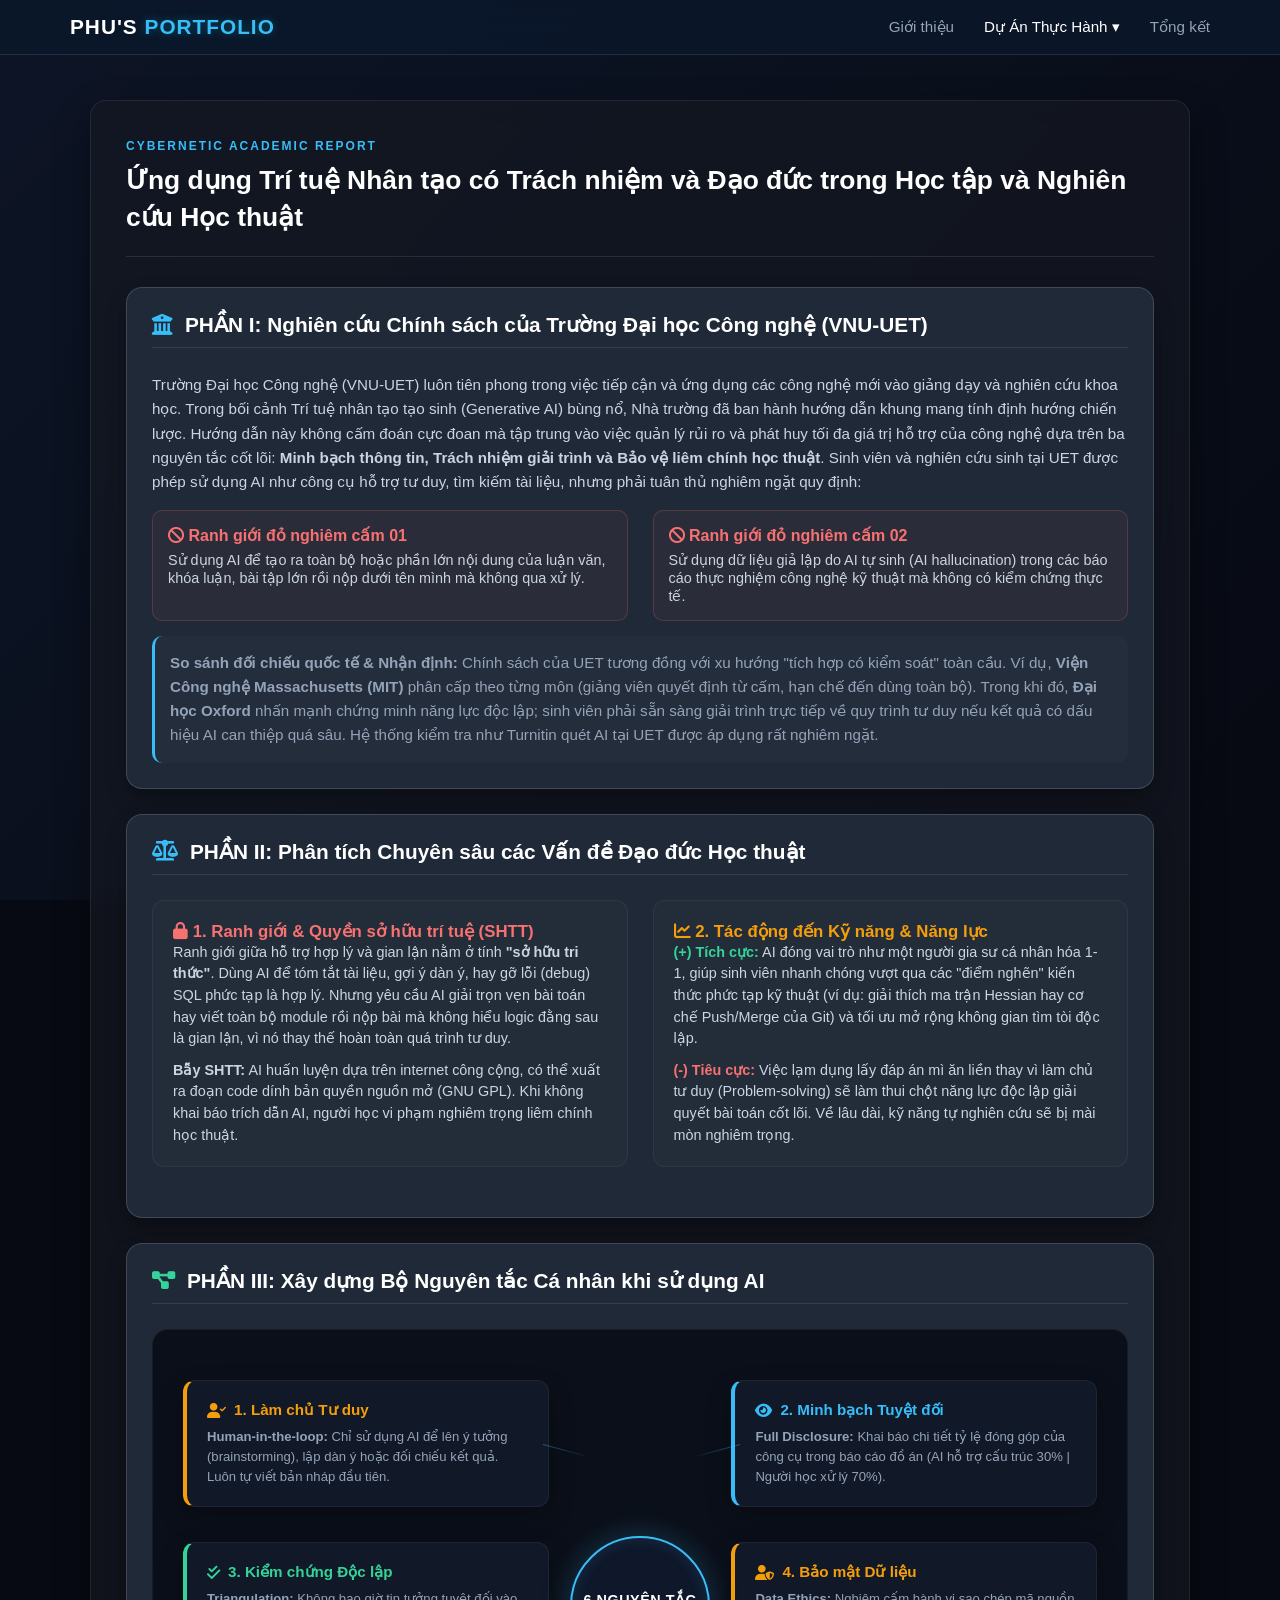
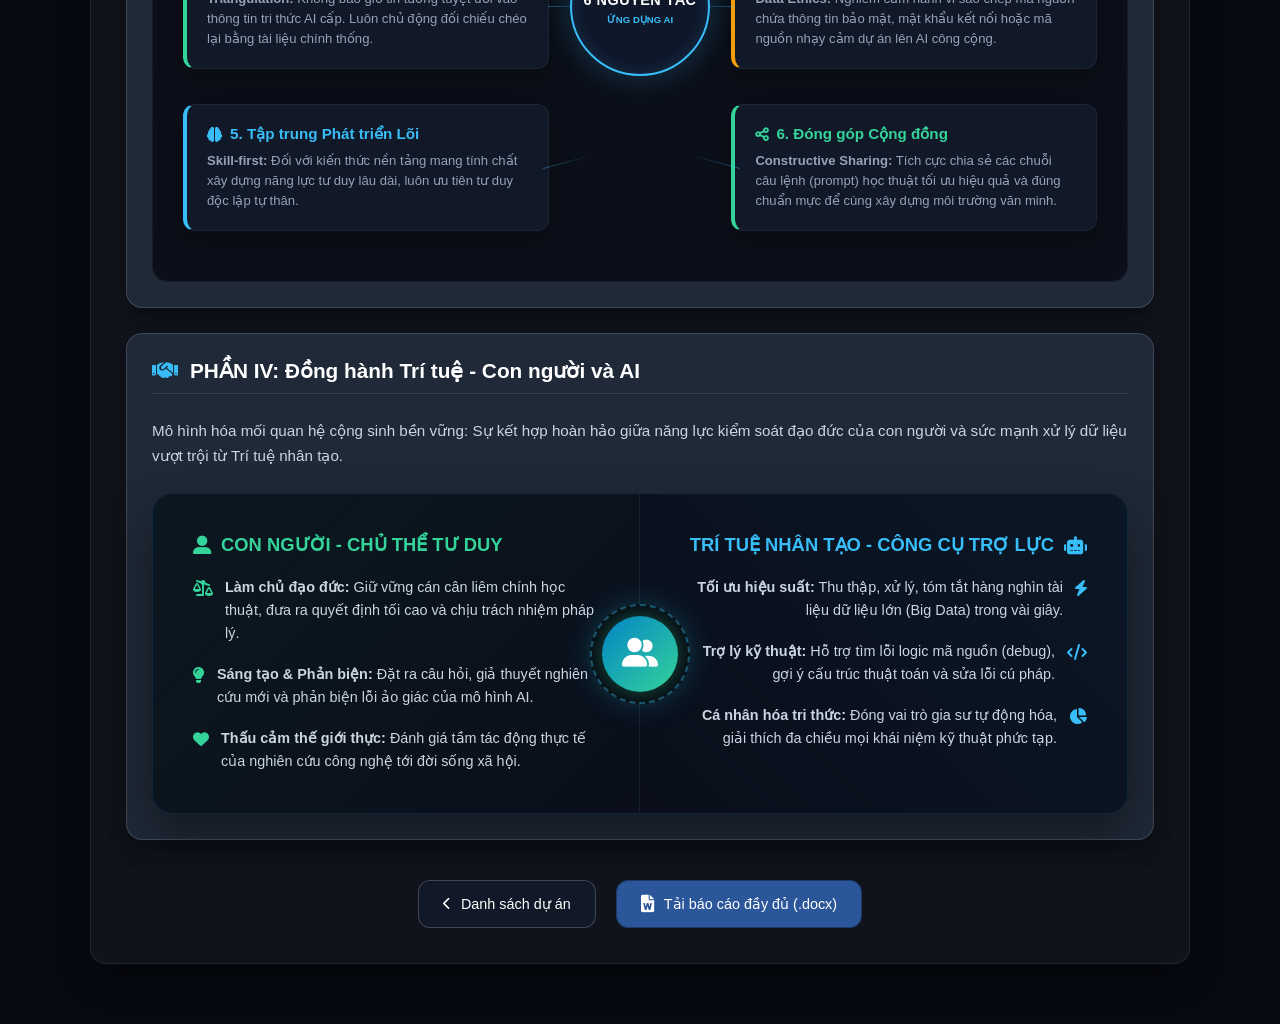
<file: bai6.html>
<!DOCTYPE html>
<html lang="vi">
<head>
    <meta charset="UTF-8">
    <meta name="viewport" content="width=device-width, initial-scale=1.0">
    <title>Bài 6: Ứng dụng Trí tuệ Nhân tạo có Trách nhiệm và Đạo đức trong Học tập và Nghiên cứu Học thuật</title>
    <link rel="stylesheet" href="style.css">
    <link rel="stylesheet" href="https://cdnjs.cloudflare.com/ajax/libs/font-awesome/6.0.0/css/all.min.css">
    <style>
        /* Định nghĩa bảng màu Maybach Luxury hệ Dark Mode từ Bài 2 */
        :root {
            --maybach-dark: #0b0f19;          
            --maybach-card: #111827;          
            --box-bg: #1f2937;                 
            --maybach-blue: #38bdf8;          
            --text-main: #ffffff;              
            --text-sub: #94a3b8;               
            --accent-green: #34d399;           
            --accent-orange: #f59e0b;
            --accent-red: #f87171;
            --border-bright: rgba(255, 255, 255, 0.15); 
            --word-color: #2b579a;              
        }

        body { 
            background: #070a12; 
            color: var(--text-main); 
            font-family: 'Segoe UI', -apple-system, BlinkMacSystemFont, sans-serif;
            margin: 0;
            padding: 0;
        }

        .exercise-card {
            background: var(--maybach-card);
            border: 1px solid rgba(255, 255, 255, 0.08);
            border-radius: 24px;
            padding: 45px;
            max-width: 1200px; 
            margin: 0 auto;
            box-shadow: 0 25px 50px -12px rgba(0, 0, 0, 0.5);
        }

        .content-section-box {
            background: var(--box-bg);
            border: 1px solid var(--border-bright);
            border-radius: 16px;
            padding: 25px;
            margin-bottom: 25px;
            box-shadow: 0 10px 20px rgba(0, 0, 0, 0.3);
        }

        .section-title {
            font-size: 1.3rem;
            color: #ffffff;
            margin-top: 0;
            margin-bottom: 25px;
            display: flex;
            align-items: center;
            gap: 12px;
            border-bottom: 1px solid rgba(255, 255, 255, 0.1);
            padding-bottom: 10px;
        }

        .info-grid {
            display: grid;
            grid-template-columns: 1fr 1fr;
            gap: 25px;
            margin-bottom: 25px;
        }

        /* ==================== CẤU TRÚC SƠ ĐỒ NỐI CYBER CHUẨN ==================== */
        .cyber-mindmap-wrapper {
            background: #0b0f19;
            border-radius: 16px;
            padding: 50px 30px;
            border: 1px solid rgba(255, 255, 255, 0.05);
            display: flex;
            align-items: center;
            justify-content: center;
            gap: 0;
            position: relative;
        }

        .cyber-side-nodes {
            display: flex;
            flex-direction: column;
            gap: 35px;
            width: 40%;
            position: relative;
            z-index: 5;
        }

        .cyber-center-hub {
            width: 20%;
            display: flex;
            justify-content: center;
            align-items: center;
            position: relative;
            z-index: 10;
        }

        .cyber-circle-node {
            background: #0f172a;
            border: 2px solid #38bdf8;
            border-radius: 50%;
            width: 140px;
            height: 140px;
            display: flex;
            flex-direction: column;
            justify-content: center;
            align-items: center;
            text-align: center;
            padding: 10px;
            box-shadow: 0 0 30px rgba(56, 189, 248, 0.25), inset 0 0 15px rgba(56, 189, 248, 0.15);
            box-sizing: border-box;
        }

        .cyber-circle-node h4 {
            margin: 0;
            font-size: 0.9rem;
            font-weight: 700;
            color: #ffffff;
            letter-spacing: 0.5px;
            line-height: 1.3;
        }

        .cyber-circle-node p {
            margin: 4px 0 0 0;
            font-size: 0.6rem;
            color: #38bdf8;
            font-weight: 600;
            text-transform: uppercase;
        }

        .cyber-card-node {
            background: #111827;
            border: 1px solid rgba(255, 255, 255, 0.06);
            border-radius: 12px;
            padding: 20px;
            box-shadow: 0 10px 25px rgba(0,0,0,0.25);
            position: relative;
            transition: all 0.3s ease;
        }

        .cyber-card-node:hover {
            transform: translateY(-2px);
            border-color: rgba(56, 189, 248, 0.25);
            box-shadow: 0 12px 30px rgba(0,0,0,0.4);
        }

        .cyber-card-node h5 {
            margin: 0 0 8px 0;
            font-size: 0.95rem;
            font-weight: 600;
            display: flex;
            align-items: center;
            gap: 8px;
        }

        .cyber-card-node p {
            margin: 0;
            font-size: 0.82rem;
            color: #94a3b8;
            line-height: 1.5;
        }

        .border-orange { border-left: 4px solid var(--accent-orange); }
        .border-orange h5 { color: var(--accent-orange); }

        .border-blue { border-left: 4px solid var(--maybach-blue); }
        .border-blue h5 { color: var(--maybach-blue); }

        .border-green { border-left: 4px solid var(--accent-green); }
        .border-green h5 { color: var(--accent-green); }

        /* ĐƯỜNG NỐI CYBER PHÁT SÁNG NEO CỐ ĐỊNH */
        .nodes-left .cyber-card-node::after {
            content: '';
            position: absolute;
            top: 50%;
            right: -40px;
            width: 40px;
            height: 1px;
            background: linear-gradient(90deg, rgba(56,189,248,0.4) 0%, rgba(56,189,248,0.05) 100%);
        }

        .nodes-right .cyber-card-node::after {
            content: '';
            position: absolute;
            top: 50%;
            left: -40px;
            width: 40px;
            height: 1px;
            background: linear-gradient(90deg, rgba(56,189,248,0.05) 0%, rgba(56,189,248,0.4) 100%);
        }

        .nodes-left .cyber-card-node:first-child::after { transform: rotate(15deg); transform-origin: left; width: 45px; }
        .nodes-left .cyber-card-node:last-child::after { transform: rotate(-15deg); transform-origin: left; width: 45px; }
        .nodes-right .cyber-card-node:first-child::after { transform: rotate(-15deg); transform-origin: right; width: 45px; }
        .nodes-right .cyber-card-node:last-child::after { transform: rotate(15deg); transform-origin: right; width: 45px; }

        /* ==================== CẤU TRÚC INFOGRAPHIC ĐỒNG HÀNH (PHẦN IV) ==================== */
        .handshake-container {
            display: flex;
            background: #090e1a;
            border: 1px solid rgba(56, 189, 248, 0.15);
            border-radius: 20px;
            margin-top: 25px;
            position: relative;
            box-shadow: 0 20px 45px rgba(0, 0, 0, 0.4);
            overflow: hidden;
        }

        .handshake-half {
            width: 50%;
            padding: 40px;
            box-sizing: border-box;
            z-index: 2;
        }

        /* Nửa Trái - Con người */
        .half-human {
            background: linear-gradient(135deg, rgba(52, 211, 153, 0.05) 0%, rgba(0,0,0,0) 100%);
            border-right: 1px solid rgba(255, 255, 255, 0.05);
        }

        /* Nửa Phải - AI */
        .half-ai {
            background: linear-gradient(225deg, rgba(56, 189, 248, 0.05) 0%, rgba(0,0,0,0) 100%);
            text-align: right;
        }

        /* Điểm liên kết bắt tay trung tâm */
        .handshake-core-joint {
            position: absolute;
            top: 50%;
            left: 50%;
            transform: translate(-50%, -50%);
            width: 100px;
            height: 100px;
            background: #070a12;
            border: 2px dashed rgba(56, 189, 248, 0.4);
            border-radius: 50%;
            display: flex;
            justify-content: center;
            align-items: center;
            z-index: 5;
            box-shadow: 0 0 30px rgba(56, 189, 248, 0.2);
        }

        .handshake-icon-glow {
            width: 76px;
            height: 76px;
            background: linear-gradient(135deg, #0284c7 0%, #34d399 100%);
            border-radius: 50%;
            display: flex;
            justify-content: center;
            align-items: center;
            box-shadow: 0 0 20px rgba(52, 211, 153, 0.4);
            color: #ffffff;
            font-size: 1.8rem;
            animation: pulseGlow 3s infinite alternate;
        }

        @keyframes pulseGlow {
            0% { transform: scale(0.96); box-shadow: 0 0 15px rgba(56, 189, 248, 0.3); }
            100% { transform: scale(1.04); box-shadow: 0 0 30px rgba(52, 211, 153, 0.6); }
        }

        .partner-title {
            font-size: 1.15rem;
            font-weight: 700;
            margin: 0 0 20px 0;
            display: flex;
            align-items: center;
            gap: 10px;
        }
        .half-human .partner-title { color: var(--accent-green); }
        .half-ai .partner-title { color: var(--maybach-blue); justify-content: flex-end; }

        .partner-list {
            list-style: none;
            padding: 0;
            margin: 0;
            display: flex;
            flex-direction: column;
            gap: 18px;
        }

        .partner-list li {
            font-size: 0.9rem;
            line-height: 1.6;
            color: #cbd5e1;
            display: flex;
            gap: 12px;
        }
        .half-human .partner-list li { text-align: left; }
        .half-ai .partner-list li { text-align: right; flex-direction: row-reverse; }

        .partner-list li i {
            margin-top: 4px;
            font-size: 1rem;
        }
        .half-human .partner-list li i { color: var(--accent-green); }
        .half-ai .partner-list li i { color: var(--maybach-blue); }

        .btn-luxury {
            display: inline-flex;
            align-items: center;
            justify-content: center;
            gap: 10px;
            background: #111827;
            color: var(--text-main);
            border: 1px solid rgba(255, 255, 255, 0.2);
            padding: 14px 24px;
            border-radius: 12px;
            font-weight: 500;
            font-size: 0.9rem;
            text-decoration: none;
            transition: all 0.3s ease;
        }

        .btn-luxury:hover {
            background: rgba(255, 255, 255, 0.05);
            border-color: rgba(255, 255, 255, 0.3);
            transform: translateY(-2px);
        }

        .btn-word-download {
            background: var(--word-color);
            border: 1px solid #1a3a6c;
        }

        .btn-word-download:hover {
            background: #3b6ea5;
            border-color: #4f87c3;
            box-shadow: 0 0 20px rgba(43, 87, 154, 0.5);
        }

        .navbar {
            position: fixed;
            top: 0; left: 0; width: 100%;
            background: rgba(11, 24, 43, 0.85);
            backdrop-filter: blur(12px);
            border-bottom: 1px solid rgba(255, 255, 255, 0.1);
            z-index: 1000;
        }
        .nav-container {
            max-width: 1200px;
            margin: 0 auto;
            padding: 15px 30px;
            display: flex;
            justify-content: space-between;
            align-items: center;
        }
        .logo {
            font-size: 1.3rem;
            font-weight: 700;
            color: #ffffff;
            text-decoration: none;
            letter-spacing: 1px;
        }
        .logo span { color: var(--maybach-blue); }
        .nav-menu {
            list-style: none;
            display: flex;
            gap: 30px;
            margin: 0; padding: 0;
        }
        .nav-link {
            color: var(--text-sub);
            text-decoration: none;
            font-size: 0.95rem;
            font-weight: 500;
            transition: color 0.3s;
        }
        .nav-link:hover, .nav-link.active { color: #ffffff; }

        @media (max-width: 1024px) {
            .info-grid { grid-template-columns: 1fr; }
            .cyber-mindmap-wrapper { flex-direction: column; gap: 30px; padding: 30px 15px; }
            .cyber-side-nodes { width: 100%; }
            .cyber-center-hub { width: 100%; order: -1; }
            .cyber-card-node::after { display: none !important; }
            .handshake-container { flex-direction: column; }
            .handshake-half { width: 100%; padding: 30px 20px; }
            .half-human { border-right: none; border-bottom: 1px solid rgba(255, 255, 255, 0.05); }
            .half-ai { text-align: left; }
            .half-ai .partner-title { justify-content: flex-start; }
            .half-ai .partner-list li { text-align: left; flex-direction: row; }
            .handshake-core-joint { top: auto; bottom: calc(50% - 50px); transform: translate(-50%, 50%); display: none; } /* Ẩn nút trên mobile để tăng trải nghiệm đọc */
        }
    </style>
</head>
<body>

    <div class="luxury-background-container" style="position: fixed; top: 0; left: 0; width: 100%; height: 100%; z-index: -2; background-image: url('https://images.unsplash.com/photo-1634017839464-5c339ebe3cb4?q=80&w=2564&auto=format&fit=crop'); background-size: cover; background-position: center;"></div>
    <div class="luxury-overlay" style="position: fixed; top: 0; left: 0; width: 100%; height: 100%; z-index: -1; background: linear-gradient(135deg, rgba(15, 23, 42, 0.85) 0%, rgba(7, 10, 18, 0.95) 100%);"></div>

    <nav class="navbar">
        <div class="nav-container">
            <a href="index.html" class="logo">Phu's <span>Portfolio</span></a>
            <ul class="nav-menu">
                <li><a href="index.html" class="nav-link">Giới thiệu</a></li>
                <li><a href="duanthuchanh.html" class="nav-link active">Dự Án Thực Hành ▾</a></li>
                <li><a href="tongket.html" class="nav-link">Tổng kết</a></li>
            </ul>
        </div>
    </nav>

    <div class="container" style="margin-top: 100px; margin-bottom: 60px; padding: 0 20px;">
        <div class="exercise-card">
            
            <div class="exercise-header" style="margin-bottom: 30px; border-bottom: 1px solid rgba(255,255,255,0.1); padding-bottom: 20px;">
                <span style="color: var(--maybach-blue); font-weight: 700; letter-spacing: 2px; font-size: 0.75rem; text-transform: uppercase;">Cybernetic Academic Report</span>
                <h2 style="font-size: 1.65rem; margin: 8px 0 0 0; font-weight: 600; color: #ffffff; line-height: 1.4;">
                    Ứng dụng Trí tuệ Nhân tạo có Trách nhiệm và Đạo đức trong Học tập và Nghiên cứu Học thuật
                </h2>
            </div>

            <div class="content-section-box">
                <h3 class="section-title"><i class="fas fa-university" style="color: var(--maybach-blue);"></i> PHẦN I: Nghiên cứu Chính sách của Trường Đại học Công nghệ (VNU-UET)</h3>
                <p style="color: #cbd5e1; font-size: 0.95rem; line-height: 1.6; margin-top: 0;">
                    Trường Đại học Công nghệ (VNU-UET) luôn tiên phong trong việc tiếp cận và ứng dụng các công nghệ mới vào giảng dạy và nghiên cứu khoa học. Trong bối cảnh Trí tuệ nhân tạo tạo sinh (Generative AI) bùng nổ, Nhà trường đã ban hành hướng dẫn khung mang tính định hướng chiến lược. Hướng dẫn này không cấm đoán cực đoan mà tập trung vào việc quản lý rủi ro và phát huy tối đa giá trị hỗ trợ của công nghệ dựa trên ba nguyên tắc cốt lõi: <b>Minh bạch thông tin, Trách nhiệm giải trình và Bảo vệ liêm chính học thuật</b>. Sinh viên và nghiên cứu sinh tại UET được phép sử dụng AI như công cụ hỗ trợ tư duy, tìm kiếm tài liệu, nhưng phải tuân thủ nghiêm ngặt quy định:
                </p>
                <div class="info-grid" style="margin-top: 15px; margin-bottom: 15px;">
                    <div style="background: rgba(248, 113, 113, 0.05); border: 1px solid rgba(248, 113, 113, 0.2); padding: 15px; border-radius: 10px;">
                        <strong style="color: var(--accent-red); display: block; margin-bottom: 6px;"><i class="fas fa-ban"></i> Ranh giới đỏ nghiêm cấm 01</strong>
                        <span style="font-size: 0.9rem; color: #cbd5e1;">Sử dụng AI để tạo ra toàn bộ hoặc phần lớn nội dung của luận văn, khóa luận, bài tập lớn rồi nộp dưới tên mình mà không qua xử lý.</span>
                    </div>
                    <div style="background: rgba(248, 113, 113, 0.05); border: 1px solid rgba(248, 113, 113, 0.2); padding: 15px; border-radius: 10px;">
                        <strong style="color: var(--accent-red); display: block; margin-bottom: 6px;"><i class="fas fa-ban"></i> Ranh giới đỏ nghiêm cấm 02</strong>
                        <span style="font-size: 0.9rem; color: #cbd5e1;">Sử dụng dữ liệu giả lập do AI tự sinh (AI hallucination) trong các báo cáo thực nghiệm công nghệ kỹ thuật mà không có kiểm chứng thực tế.</span>
                    </div>
                </div>
                <p style="color: var(--text-sub); font-size: 0.95rem; line-height: 1.6; margin-bottom: 0; background: rgba(255,255,255,0.02); padding: 15px; border-radius: 10px; border-left: 3px solid var(--maybach-blue);">
                    <b>So sánh đối chiếu quốc tế & Nhận định:</b> Chính sách của UET tương đồng với xu hướng "tích hợp có kiểm soát" toàn cầu. 
                    Ví dụ, <b>Viện Công nghệ Massachusetts (MIT)</b> phân cấp theo từng môn (giảng viên quyết định từ cấm, hạn chế đến dùng toàn bộ). 
                    Trong khi đó, <b>Đại học Oxford</b> nhấn mạnh chứng minh năng lực độc lập; sinh viên phải sẵn sàng giải trình trực tiếp về quy trình tư duy nếu kết quả có dấu hiệu AI can thiệp quá sâu. Hệ thống kiểm tra như Turnitin quét AI tại UET được áp dụng rất nghiêm ngặt.
                </p>
            </div>

            <div class="content-section-box">
                <h3 class="section-title"><i class="fas fa-balance-scale" style="color: var(--maybach-blue);"></i> PHẦN II: Phân tích Chuyên sâu các Vấn đề Đạo đức Học thuật</h3>
                <div class="info-grid">
                    <div style="background: rgba(255,255,255,0.02); padding: 20px; border-radius: 12px; border: 1px solid rgba(255,255,255,0.05);">
                        <h4 style="margin-top: 0; color: var(--accent-red); font-size: 1.05rem;"><i class="fas fa-lock"></i> 1. Ranh giới & Quyền sở hữu trí tuệ (SHTT)</h4>
                        <p style="font-size: 0.9rem; line-height: 1.5; color: #cbd5e1; margin-bottom: 10px;">
                            Ranh giới giữa hỗ trợ hợp lý và gian lận nằm ở tính <b>"sở hữu tri thức"</b>. Dùng AI để tóm tắt tài liệu, gợi ý dàn ý, hay gỡ lỗi (debug) SQL phức tạp là hợp lý. Nhưng yêu cầu AI giải trọn vẹn bài toán hay viết toàn bộ module rồi nộp bài mà không hiểu logic đằng sau là gian lận, vì nó thay thế hoàn toàn quá trình tư duy.
                        </p>
                        <p style="font-size: 0.9rem; line-height: 1.5; color: #cbd5e1; margin-bottom: 0;">
                            <b>Bẫy SHTT:</b> AI huấn luyện dựa trên internet công cộng, có thể xuất ra đoạn code dính bản quyền nguồn mở (GNU GPL). Khi không khai báo trích dẫn AI, người học vi phạm nghiêm trọng liêm chính học thuật.
                        </p>
                    </div>
                    <div style="background: rgba(255,255,255,0.02); padding: 20px; border-radius: 12px; border: 1px solid rgba(255,255,255,0.05);">
                        <h4 style="margin-top: 0; color: var(--accent-orange); font-size: 1.05rem;"><i class="fas fa-chart-line"></i> 2. Tác động đến Kỹ năng & Năng lực</h4>
                        <p style="font-size: 0.9rem; line-height: 1.5; color: #cbd5e1; margin-bottom: 10px;">
                            <strong style="color: var(--accent-green);">(+) Tích cực:</strong> AI đóng vai trò như một người gia sư cá nhân hóa 1-1, giúp sinh viên nhanh chóng vượt qua các "điểm nghẽn" kiến thức phức tạp kỹ thuật (ví dụ: giải thích ma trận Hessian hay cơ chế Push/Merge của Git) và tối ưu mở rộng không gian tìm tòi độc lập.
                        </p>
                        <p style="font-size: 0.9rem; line-height: 1.5; color: #cbd5e1; margin-bottom: 0;">
                            <strong style="color: var(--accent-red);">(-) Tiêu cực:</strong> Việc lạm dụng lấy đáp án mì ăn liền thay vì làm chủ tư duy (Problem-solving) sẽ làm thui chột năng lực độc lập giải quyết bài toán cốt lõi. Về lâu dài, kỹ năng tự nghiên cứu sẽ bị mài mòn nghiêm trọng.
                        </p>
                    </div>
                </div>
            </div>

            <div class="content-section-box">
                <h3 class="section-title"><i class="fas fa-project-diagram" style="color: var(--accent-green);"></i> PHẦN III: Xây dựng Bộ Nguyên tắc Cá nhân khi sử dụng AI</h3>
                
                <div class="cyber-mindmap-wrapper">
                    
                    <div class="cyber-side-nodes nodes-left">
                        <div class="cyber-card-node border-orange">
                            <h5><i class="fas fa-user-check"></i> 1. Làm chủ Tư duy</h5>
                            <p><b>Human-in-the-loop:</b> Chỉ sử dụng AI để lên ý tưởng (brainstorming), lập dàn ý hoặc đối chiếu kết quả. Luôn tự viết bản nháp đầu tiên.</p>
                        </div>
                        
                        <div class="cyber-card-node border-green">
                            <h5><i class="fas fa-check-double"></i> 3. Kiểm chứng Độc lập</h5>
                            <p><b>Triangulation:</b> Không bao giờ tin tưởng tuyệt đối vào thông tin tri thức AI cấp. Luôn chủ động đối chiếu chéo lại bằng tài liệu chính thống.</p>
                        </div>

                        <div class="cyber-card-node border-blue">
                            <h5><i class="fas fa-brain"></i> 5. Tập trung Phát triển Lõi</h5>
                            <p><b>Skill-first:</b> Đối với kiến thức nền tảng mang tính chất xây dựng năng lực tư duy lâu dài, luôn ưu tiên tư duy độc lập tự thân.</p>
                        </div>
                    </div>

                    <div class="cyber-center-hub">
                        <div class="cyber-circle-node">
                            <i class="fas fa-shield-halved" style="color: #38bdf8; font-size: 1.4rem; margin-bottom: 5px;"></i>
                            <h4>6 NGUYÊN TẮC</h4>
                            <p>Ứng dụng AI</p>
                        </div>
                    </div>

                    <div class="cyber-side-nodes nodes-right">
                        <div class="cyber-card-node border-blue">
                            <h5><i class="fas fa-eye"></i> 2. Minh bạch Tuyệt đối</h5>
                            <p><b>Full Disclosure:</b> Khai báo chi tiết tỷ lệ đóng góp của công cụ trong báo cáo đồ án (AI hỗ trợ cấu trúc 30% | Người học xử lý 70%).</p>
                        </div>

                        <div class="cyber-card-node border-orange">
                            <h5><i class="fas fa-user-shield"></i> 4. Bảo mật Dữ liệu</h5>
                            <p><b>Data Ethics:</b> Nghiêm cấm hành vi sao chép mã nguồn chứa thông tin bảo mật, mật khẩu kết nối hoặc mã nguồn nhạy cảm dự án lên AI công cộng.</p>
                        </div>

                        <div class="cyber-card-node border-green">
                            <h5><i class="fas fa-share-nodes"></i> 6. Đóng góp Cộng đồng</h5>
                            <p><b>Constructive Sharing:</b> Tích cực chia sẻ các chuỗi câu lệnh (prompt) học thuật tối ưu hiệu quả và đúng chuẩn mực để cùng xây dựng môi trường văn minh.</p>
                        </div>
                    </div>

                </div>
            </div>

            <div class="content-section-box" style="margin-bottom: 0;">
                <h3 class="section-title"><i class="fas fa-handshake" style="color: var(--maybach-blue);"></i> PHẦN IV: Đồng hành Trí tuệ - Con người và AI </h3>
                <p style="color: #cbd5e1; font-size: 0.95rem; line-height: 1.6; margin-top: 0; margin-bottom: 10px;">
                    Mô hình hóa mối quan hệ cộng sinh bền vững: Sự kết hợp hoàn hảo giữa năng lực kiểm soát đạo đức của con người và sức mạnh xử lý dữ liệu vượt trội từ Trí tuệ nhân tạo.
                </p>

                <div class="handshake-container">
                    
                    <div class="handshake-core-joint">
                        <div class="handshake-icon-glow">
                            <i class="fas fa-user-friends"></i>
                        </div>
                    </div>

                    <div class="handshake-half half-human">
                        <div class="partner-title">
                            <i class="fas fa-user-alt"></i> CON NGƯỜI - CHỦ THỂ TƯ DUY
                        </div>
                        <ul class="partner-list">
                            <li>
                                <i class="fas fa-balance-scale-right"></i>
                                <span><b>Làm chủ đạo đức:</b> Giữ vững cán cân liêm chính học thuật, đưa ra quyết định tối cao và chịu trách nhiệm pháp lý.</span>
                            </li>
                            <li>
                                <i class="fas fa-lightbulb"></i>
                                <span><b>Sáng tạo & Phản biện:</b> Đặt ra câu hỏi, giả thuyết nghiên cứu mới và phản biện lỗi ảo giác của mô hình AI.</span>
                            </li>
                            <li>
                                <i class="fas fa-heart"></i>
                                <span><b>Thấu cảm thế giới thực:</b> Đánh giá tầm tác động thực tế của nghiên cứu công nghệ tới đời sống xã hội.</span>
                            </li>
                        </ul>
                    </div>

                    <div class="handshake-half half-ai">
                        <div class="partner-title">
                            TRÍ TUỆ NHÂN TẠO - CÔNG CỤ TRỢ LỰC <i class="fas fa-robot"></i>
                        </div>
                        <ul class="partner-list">
                            <li>
                                <i class="fas fa-bolt"></i>
                                <span><b>Tối ưu hiệu suất:</b> Thu thập, xử lý, tóm tắt hàng nghìn tài liệu dữ liệu lớn (Big Data) trong vài giây.</span>
                            </li>
                            <li>
                                <i class="fas fa-code"></i>
                                <span><b>Trợ lý kỹ thuật:</b> Hỗ trợ tìm lỗi logic mã nguồn (debug), gợi ý cấu trúc thuật toán và sửa lỗi cú pháp.</span>
                            </li>
                            <li>
                                <i class="fas fa-chart-pie"></i>
                                <span><b>Cá nhân hóa tri thức:</b> Đóng vai trò gia sư tự động hóa, giải thích đa chiều mọi khái niệm kỹ thuật phức tạp.</span>
                            </li>
                        </ul>
                    </div>

                </div>
            </div>

            <div style="text-align: center; margin-top: 40px; display: flex; justify-content: center; gap: 20px;">
                <a href="duanthuchanh.html" class="btn-luxury">
                    <i class="fas fa-chevron-left" style="font-size: 0.8rem;"></i> Danh sách dự án
                </a>
                <a href="https://docs.google.com/document/d/1BAaLMbj2Y05oxXfpBZtveTGf7NzrlEjZ/edit" target="_blank" class="btn-luxury btn-word-download">
                    <i class="fas fa-file-word" style="font-size: 1.1rem;"></i> Tải báo cáo đầy đủ (.docx)
                </a>
            </div>

        </div>
    </div>

</body>
</html>
</file>
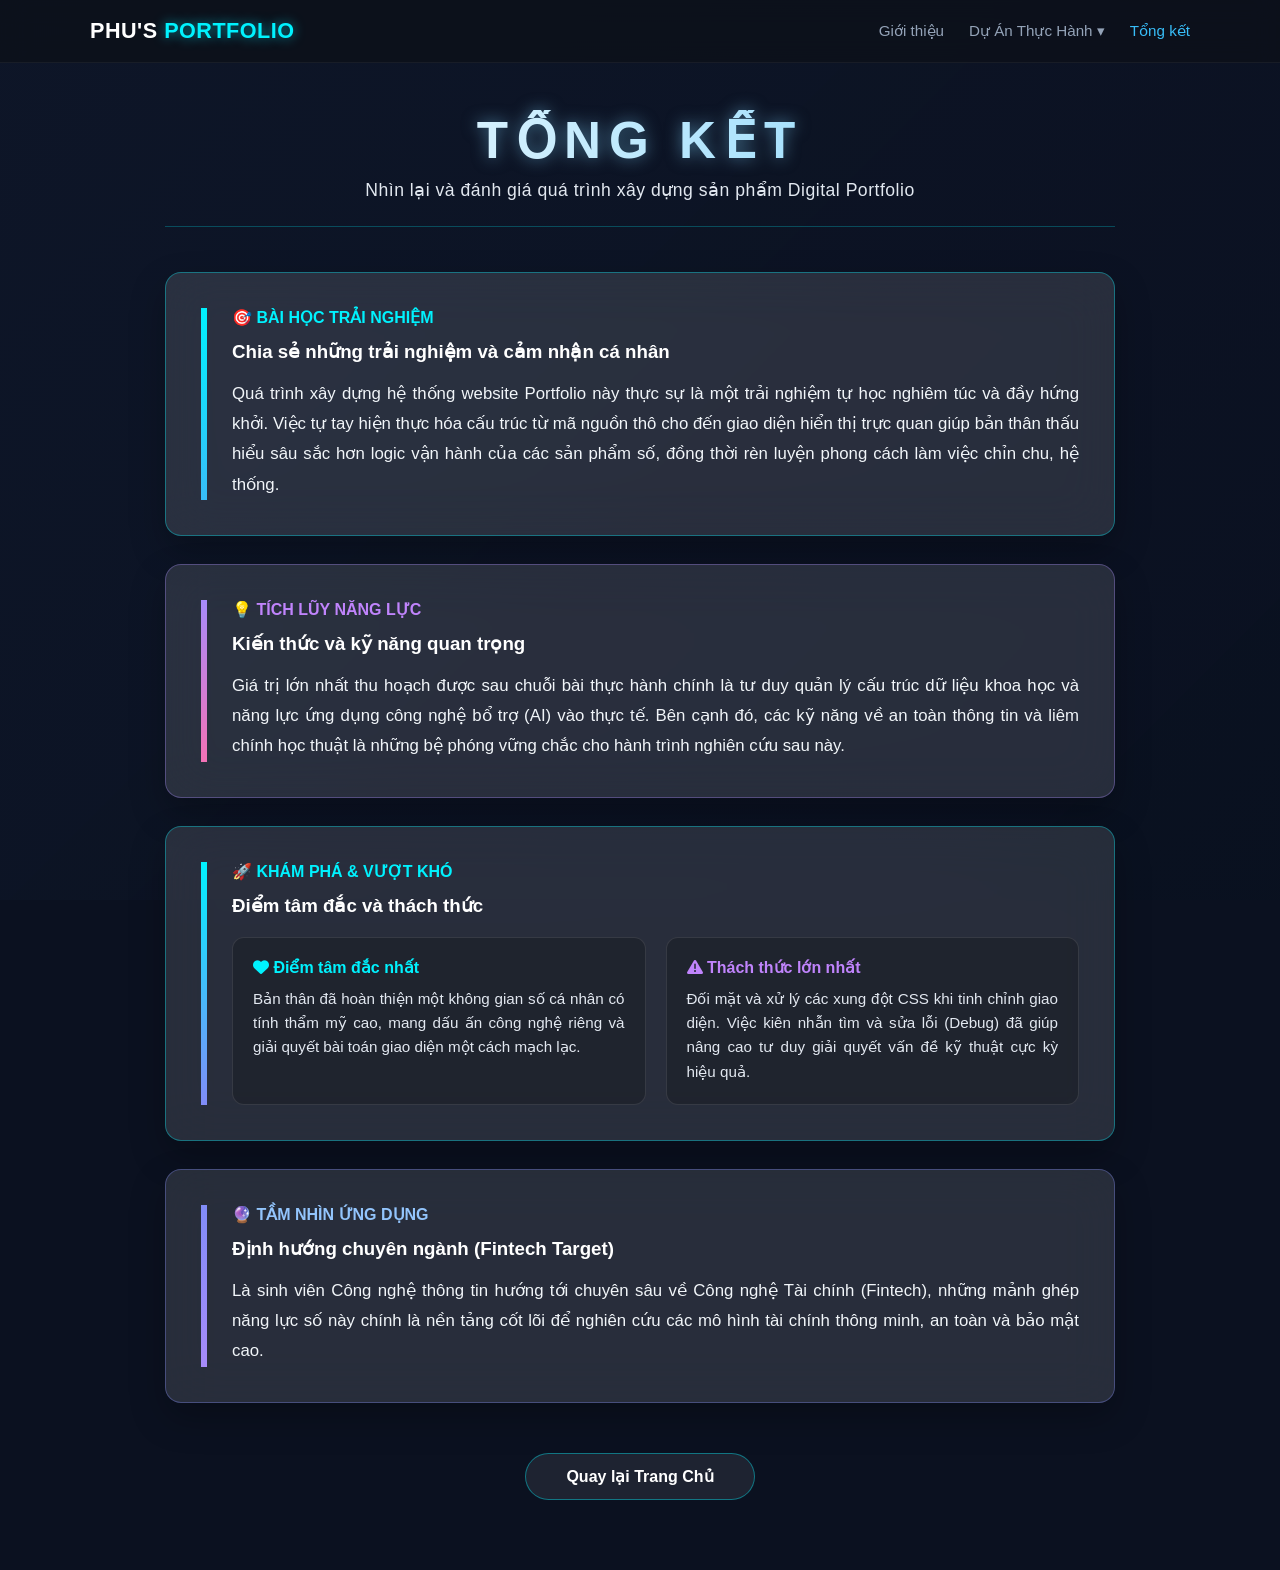
<file: tongket.html>
<!DOCTYPE html>
<html lang="vi">
<head>
    <meta charset="UTF-8">
    <meta name="viewport" content="width=device-width, initial-scale=1.0">
    <title>Tổng Kết Hành Trình - Digital Portfolio</title>
    <link rel="stylesheet" href="style.css">
    <link rel="stylesheet" href="https://cdnjs.cloudflare.com/ajax/libs/font-awesome/6.0.0/css/all.min.css">
    <style>
    /* Gradient sáng rõ, độ tương phản cao, không gây lóe */
    .elegant-title {
        /* Dải màu rực rỡ: Trắng tinh - Xanh Cyan sáng - Trắng tinh */
        background: linear-gradient(90deg, #ffffff 0%, #7dd3fc 50%, #ffffff 100%);
        background-size: 200% 100%;
        -webkit-background-clip: text;
        background-clip: text;
        color: transparent;
        /* Animation chạy mượt mà */
        animation: shimmer 5s infinite linear;
        /* Bóng đổ mờ giúp chữ sắc nét trên nền tối */
        filter: drop-shadow(0px 0px 8px rgba(125, 211, 252, 0.5));
    }

    @keyframes shimmer {
        0% { background-position: -200% 0; }
        100% { background-position: 200% 0; }
    }
</style>
</head>
<body style="margin: 0; padding: 0; color: #f8fafc; background-color: #0b1120; font-family: sans-serif;">

    <div class="static-background-container" style="
        position: fixed; top: 0; left: 0; width: 100vw; height: 100vh; z-index: -1;
        background-image: linear-gradient(135deg, rgba(15, 23, 42, 0.85), rgba(10, 17, 32, 0.92)), url('https://images.unsplash.com/photo-1634017839464-5c339ebe3cb4?q=80&w=1920&auto=format&fit=crop');
        background-size: cover; background-position: center; background-repeat: no-repeat;">
    </div>

    <nav class="navbar">
        <div class="nav-container">
            <a href="index.html" class="logo" style="letter-spacing: 0.5px;">Phu's <span style="color: #00f2fe; text-shadow: 0 0 12px rgba(0, 242, 254, 0.6);">Portfolio</span></a>
            <ul class="nav-menu">
                <li><a href="index.html" class="nav-link">Giới thiệu</a></li>
                <li class="nav-item">
                    <a href="duanthuchanh.html" class="nav-link">Dự Án Thực Hành ▾</a>
                    <div class="dropdown">
                        <a href="bai1.html">Bài 1: Máy tính và thiết bị ngoại vi</a>
                        <a href="bai2.html">Bài 2: Khai thác dữ liệu và thông tin</a>
                        <a href="bai3.html">Bài 3: Tổng quan về Trí tuệ nhân tạo</a>
                        <a href="bai4.html">Bài 4: Giao tiếp và hợp tác môi trường số</a>
                        <a href="bai5.html">Bài 5: Sáng tạo nội dung số</a>
                        <a href="bai6.html">Bài 6: An toàn và liêm chính học thuật</a>
                    </div>
                </li>
                <li><a href="tongket.html" class="nav-link active">Tổng kết</a></li>
            </ul>
        </div>
    </nav>

    <div class="container" style="margin-top: 110px; margin-bottom: 70px; position: relative; z-index: 10; padding: 0 20px; box-sizing: border-box;">
        
        <div style="text-align: left; margin-bottom: 45px; border-bottom: 1px solid rgba(0, 242, 254, 0.25); padding-bottom: 25px; max-width: 950px; margin-left: auto; margin-right: auto;">
           <h2 class="elegant-title" style="
    font-size: 3.2rem; 
    font-weight: 900; 
    margin: 0; 
    letter-spacing: 8px; 
    text-transform: uppercase; 
    text-align: center;">
    TỔNG KẾT
</h2>
            <p style="color: #e2e8f0; font-size: 1.1rem; margin-top: 10px; font-weight: 500; letter-spacing: 0.5px; text-align: center;">Nhìn lại và đánh giá quá trình xây dựng sản phẩm Digital Portfolio</p>
        </div>

        <div style="display: flex; flex-direction: column; gap: 28px; max-width: 950px; margin: 0 auto;">
            
            <div class="maybach-card" style="background: rgba(255, 255, 255, 0.12) !important; backdrop-filter: blur(25px); border: 1px solid rgba(0, 242, 254, 0.35) !important; border-radius: 16px !important; display: flex; overflow: hidden; padding: 35px; box-shadow: 0 15px 35px rgba(0, 0, 0, 0.25);">
                <div style="width: 6px; background: linear-gradient(to bottom, #00f2fe, #38bdf8); flex-shrink: 0; margin-right: 25px;"></div>
                <div>
                    <div style="color: #00f2fe; font-weight: 700; margin-bottom: 14px;">🎯 BÀI HỌC TRẢI NGHIỆM</div>
                    <h3 style="margin: 0 0 16px 0; color: #fff;">Chia sẻ những trải nghiệm và cảm nhận cá nhân</h3>
                    <p style="margin: 0; font-size: 1.05rem; color: #f1f5f9; line-height: 1.8; text-align: justify;">Quá trình xây dựng hệ thống website Portfolio này thực sự là một trải nghiệm tự học nghiêm túc và đầy hứng khởi. Việc tự tay hiện thực hóa cấu trúc từ mã nguồn thô cho đến giao diện hiển thị trực quan giúp bản thân thấu hiểu sâu sắc hơn logic vận hành của các sản phẩm số, đồng thời rèn luyện phong cách làm việc chỉn chu, hệ thống.</p>
                </div>
            </div>

            <div class="maybach-card" style="background: rgba(255, 255, 255, 0.12) !important; backdrop-filter: blur(25px); border: 1px solid rgba(167, 139, 250, 0.35) !important; border-radius: 16px !important; display: flex; overflow: hidden; padding: 35px; box-shadow: 0 15px 35px rgba(0, 0, 0, 0.25);">
                <div style="width: 6px; background: linear-gradient(to bottom, #a78bfa, #f472b6); flex-shrink: 0; margin-right: 25px;"></div>
                <div>
                    <div style="color: #c084fc; font-weight: 700; margin-bottom: 14px;">💡 TÍCH LŨY NĂNG LỰC</div>
                    <h3 style="margin: 0 0 16px 0; color: #fff;">Kiến thức và kỹ năng quan trọng</h3>
                    <p style="margin: 0; font-size: 1.05rem; color: #f1f5f9; line-height: 1.8; text-align: justify;">Giá trị lớn nhất thu hoạch được sau chuỗi bài thực hành chính là tư duy quản lý cấu trúc dữ liệu khoa học và năng lực ứng dụng công nghệ bổ trợ (AI) vào thực tế. Bên cạnh đó, các kỹ năng về an toàn thông tin và liêm chính học thuật là những bệ phóng vững chắc cho hành trình nghiên cứu sau này.</p>
                </div>
            </div>

            <div class="maybach-card" style="background: rgba(255, 255, 255, 0.12) !important; backdrop-filter: blur(25px); border: 1px solid rgba(0, 242, 254, 0.35) !important; border-radius: 16px !important; display: flex; overflow: hidden; padding: 35px; box-shadow: 0 15px 35px rgba(0, 0, 0, 0.25);">
                <div style="width: 6px; background: linear-gradient(to bottom, #00f2fe, #818cf8); flex-shrink: 0; margin-right: 25px;"></div>
                <div style="flex: 1;">
                    <div style="color: #00f2fe; font-weight: 700; margin-bottom: 14px;">🚀 KHÁM PHÁ & VƯỢT KHÓ</div>
                    <h3 style="margin: 0 0 20px 0; color: #fff;">Điểm tâm đắc và thách thức</h3>
                    <div style="display: flex; gap: 20px; flex-wrap: wrap;">
                        <div style="flex: 1; min-width: 300px; background: rgba(0, 0, 0, 0.2); padding: 20px; border-radius: 12px; border: 1px solid rgba(255, 255, 255, 0.1);">
                            <h4 style="margin: 0 0 10px 0; color: #00f2fe;"><i class="fas fa-heart"></i> Điểm tâm đắc nhất</h4>
                            <p style="margin: 0; font-size: 0.95rem; line-height: 1.6; color: #e2e8f0; text-align: justify;">Bản thân đã hoàn thiện một không gian số cá nhân có tính thẩm mỹ cao, mang dấu ấn công nghệ riêng và giải quyết bài toán giao diện một cách mạch lạc.</p>
                        </div>
                        <div style="flex: 1; min-width: 300px; background: rgba(0, 0, 0, 0.2); padding: 20px; border-radius: 12px; border: 1px solid rgba(255, 255, 255, 0.1);">
                            <h4 style="margin: 0 0 10px 0; color: #c084fc;"><i class="fas fa-exclamation-triangle"></i> Thách thức lớn nhất</h4>
                            <p style="margin: 0; font-size: 0.95rem; line-height: 1.6; color: #e2e8f0; text-align: justify;">Đối mặt và xử lý các xung đột CSS khi tinh chỉnh giao diện. Việc kiên nhẫn tìm và sửa lỗi (Debug) đã giúp nâng cao tư duy giải quyết vấn đề kỹ thuật cực kỳ hiệu quả.</p>
                        </div>
                    </div>
                </div>
            </div>

            <div class="maybach-card" style="background: rgba(255, 255, 255, 0.12) !important; backdrop-filter: blur(25px); border: 1px solid rgba(129, 140, 248, 0.35) !important; border-radius: 16px !important; display: flex; overflow: hidden; padding: 35px; box-shadow: 0 15px 35px rgba(0, 0, 0, 0.25);">
                <div style="width: 6px; background: linear-gradient(to bottom, #818cf8, #a78bfa); flex-shrink: 0; margin-right: 25px;"></div>
                <div>
                    <div style="color: #93c5fd; font-weight: 700; margin-bottom: 14px;">🔮 TẦM NHÌN ỨNG DỤNG</div>
                    <h3 style="margin: 0 0 16px 0; color: #fff;">Định hướng chuyên ngành (Fintech Target)</h3>
                    <p style="margin: 0; font-size: 1.05rem; color: #f1f5f9; line-height: 1.8; text-align: justify;">Là sinh viên Công nghệ thông tin hướng tới chuyên sâu về Công nghệ Tài chính (Fintech), những mảnh ghép năng lực số này chính là nền tảng cốt lõi để nghiên cứu các mô hình tài chính thông minh, an toàn và bảo mật cao.</p>
                </div>
            </div>
        </div>

        <div style="text-align: center; margin-top: 50px;">
            <a href="index.html" class="maybach-btn" style="display: inline-flex; align-items: center; gap: 10px; padding: 13px 40px; background: rgba(255, 255, 255, 0.08); color: #fff; border: 1px solid rgba(0, 242, 254, 0.4); text-decoration: none; font-weight: 600; border-radius: 30px;">
                Quay lại Trang Chủ
            </a>
        </div>
    </div>
</body>
</html>
</file>
<file: style.css>
/* ==========================================================================
   1. RESET STYLE CHUNG & CẤU HÌNH LỚP NỀN VIDEO TỐI SF
   ========================================================================== */
* {
    margin: 0;
    padding: 0;
    box-sizing: border-box;
    font-family: 'Segoe UI', Tahoma, Geneva, Verdana, sans-serif;
}

body {
    background-color: #080a0f;
    color: #e2e8f0;
    min-height: 100vh;
    overflow-x: hidden;
}

/* Container Video Background Full Màn Hình */
.video-background-container {
    position: fixed;
    top: 0;
    left: 0;
    width: 100vw;
    height: 100vh;
    z-index: -2;
    overflow: hidden;
}

.video-background-container video {
    width: 100%;
    height: 100%;
    object-fit: cover;
}

/* Lớp phủ tối mờ mịn bảo toàn độ tương phản cho text trên nền video */
.video-overlay {
    position: absolute;
    top: 0;
    left: 0;
    width: 100%;
    height: 100%;
    background: rgba(8, 10, 15, 0.75); /* Phủ tối để chữ màu sáng hiển thị cực kỳ rõ nét */
    z-index: -1;
}

/* Khung bọc giới hạn độ rộng nội dung chính */
.container {
    max-width: 1140px;
    margin: 0 auto;
    padding: 110px 20px 50px 20px; /* Chừa khoảng trống an toàn cho thanh Navbar */
}

/* ==========================================================================
   2. THANH THÀNH PHẦN NAVBAR (MENU ĐIỀU HƯỚNG CỐ ĐỊNH)
   ========================================================================== */
.navbar {
    position: fixed;
    top: 0;
    left: 0;
    width: 100%;
    background: rgba(13, 17, 26, 0.8);
    backdrop-filter: blur(12px);
    -webkit-backdrop-filter: blur(12px);
    border-bottom: 1px solid rgba(255, 255, 255, 0.05);
    z-index: 1000;
}

.nav-container {
    max-width: 1140px;
    margin: 0 auto;
    display: flex;
    justify-content: space-between;
    align-items: center;
    padding: 18px 20px;
}

.logo {
    color: #ffffff;
    font-size: 1.35rem;
    font-weight: 700;
    text-decoration: none;
    text-transform: uppercase;
    letter-spacing: 0.5px;
}

.logo span {
    color: #00e5ff;
    text-shadow: 0 0 10px rgba(0, 229, 255, 0.3);
}

.nav-menu {
    display: flex;
    align-items: center;
    list-style: none;
    gap: 25px;
}

.nav-link {
    color: #94a3b8;
    text-decoration: none;
    font-size: 0.95rem;
    font-weight: 500;
    transition: color 0.2s ease;
}

.nav-link:hover, .nav-link.active {
    color: #38bdf8;
}

/* Khối Menu Dropdown */
.nav-item {
    position: relative;
}

.dropdown {
    position: absolute;
    top: 100%;
    right: 0;
    background: #0f131a;
    border: 1px solid rgba(255, 255, 255, 0.08);
    border-radius: 8px;
    width: 290px;
    padding: 8px 0;
    opacity: 0;
    visibility: hidden;
    transform: translateY(10px);
    transition: all 0.2s ease;
    box-shadow: 0 10px 30px rgba(0,0,0,0.6);
}

.nav-item:hover .dropdown {
    opacity: 1;
    visibility: visible;
    transform: translateY(0);
}

.dropdown a {
    display: block;
    color: #94a3b8;
    padding: 10px 16px;
    text-decoration: none;
    font-size: 0.88rem;
    transition: all 0.2s ease;
}

.dropdown a:hover {
    color: #38bdf8;
    background: rgba(56, 189, 248, 0.05);
    padding-left: 20px;
}

/* ==========================================================================
   3. KHỐI PROFILE TRANG CHỦ HERO-SECTION
   ========================================================================== */
.hero-section-new {
    display: flex;
    gap: 45px;
    align-items: flex-start;
}

/* Cột trái - Định dạng Avatar tròn phát sáng */
.profile-left-col {
    flex: 0 0 240px;
    display: flex;
    justify-content: center;
}

.avatar-glow-container {
    width: 220px;
    height: 220px;
    border-radius: 50%;
    padding: 4px;
    border: 2px solid #38bdf8;
    box-shadow: 0 0 25px rgba(56, 189, 248, 0.25);
    overflow: hidden;
    background: #080a0f;
}

.avatar-glow-container img {
    width: 100%;
    height: 100%;
    border-radius: 50%;
    object-fit: cover;
}

/* Cột phải - Chứa thông tin chữ */
.profile-right-col {
    flex: 1;
}

/* Badge sinh viên mờ */
.badge-vnu {
    background: rgba(168, 85, 247, 0.15);
    color: #c084fc;
    border: 1px solid rgba(168, 85, 247, 0.25);
    padding: 5px 14px;
    border-radius: 20px;
    font-size: 0.8rem;
    font-weight: 600;
    letter-spacing: 0.5px;
    display: inline-block;
    margin-bottom: 12px;
}

/* Tiêu đề Chào hỏi & Tên Gradient đỏ cam */
.welcome-heading {
    font-size: 2rem;
    color: #ffffff;
    font-weight: 700;
    margin: 0 0 20px 0;
}

.highlight-name {
    background: linear-gradient(135deg, #ff4545 0%, #ffaa00 100%);
    -webkit-background-clip: text;
    -webkit-text-fill-color: transparent;
    font-weight: 800;
}

/* Hệ lưới hàng cột bên trong Khung thông tin */
.info-grid-row {
    display: flex;
    margin-bottom: 14px;
}

.info-grid-row:last-child {
    margin-bottom: 0;
}

.info-grid-cell {
    flex: 1;
    display: flex;
    align-items: center;
    gap: 8px;
    font-size: 0.98rem;
}

.info-cell-label {
    color: #94a3b8;
    font-weight: 500;
    display: inline-flex;
    align-items: center;
}

.info-cell-label i {
    color: #38bdf8; /* Icon màu xanh Cyan công nghệ */
    margin-right: 6px;
    width: 16px;
    text-align: center;
}

.info-cell-value {
    color: #ffffff;
    font-weight: 600;
}

/* Nút khám phá dự án đặt gọn gàng, tinh tế bên trong khung */
.discover-btn-container-center {
    display: flex;
    justify-content: flex-start;
    margin-top: 5px;
}

.btn-discover-cyber {
    background: transparent;
    color: #38bdf8;
    border: 1px solid rgba(56, 189, 248, 0.3);
    padding: 10px 24px;
    border-radius: 20px;
    text-decoration: none;
    font-size: 0.9rem;
    font-weight: 600;
    display: inline-flex;
    align-items: center;
    gap: 8px;
    transition: all 0.25s ease;
}

.btn-discover-cyber:hover {
    background: rgba(56, 189, 248, 0.08);
    border-color: #38bdf8;
    box-shadow: 0 0 15px rgba(56, 189, 248, 0.2);
    transform: translateY(-1px);
}

.btn-discover-cyber i {
    transition: transform 0.2s ease;
}

.btn-discover-cyber:hover i {
    transform: translateX(4px);
}

/* KHỐI SỞ THÍCH VÙNG CHÂN TRANG TRANG CHỦ (BOTTOM INTERESTS BOX) */
.bottom-interests-box {
    background: rgba(22, 26, 35, 0.65);
    border: 1px solid rgba(255, 255, 255, 0.08);
    backdrop-filter: blur(10px);
    -webkit-backdrop-filter: blur(10px);
    border-radius: 16px;
    padding: 26px;
    box-shadow: 0 15px 35px rgba(0, 0, 0, 0.3);
}

.interest-block-title {
    font-size: 0.9rem;
    font-weight: 700;
    letter-spacing: 0.8px;
    margin: 0 0 10px 0;
}

.core-color { color: #38bdf8; }
.academic-color { color: #a855f7; }

.interest-block-desc {
    color: #cbd5e1;
    font-size: 0.98rem;
    line-height: 1.6;
    margin: 0;
}

.interest-block-desc strong {
    color: #ffffff;
    font-weight: 600;
}

.interest-divider {
    height: 1px;
    background: rgba(255, 255, 255, 0.06);
    margin: 20px 0;
}

/* ==========================================================================
   4. ĐỊNH DẠNG KHUNG VIỀN KÍNH MỜ (GLASSMORPHISM KHUNG BAO NGOÀI)
   ========================================================================== */
.exercise-card {
    background: rgba(22, 26, 35, 0.65) !important;   /* Nền tối trong suốt */
    border: 1px solid rgba(255, 255, 255, 0.08) !important; /* Viền trắng mảnh mịn tinh tế */
    backdrop-filter: blur(12px) !important;         /* Làm mờ lớp nền video sao chạy phía sau */
    -webkit-backdrop-filter: blur(12px) !important;
    border-radius: 16px !important;                 /* Cấu trúc bo tròn góc */
    padding: 35px !important;
    margin-bottom: 25px !important;
    box-shadow: 0 15px 35px rgba(0, 0, 0, 0.4) !important;
}

/* Hộp con phân cấp bên trong (info-card và target-card) */
.info-card-panel, 
.target-card-panel {
    background: rgba(13, 17, 26, 0.45) !important;  /* Nền tối sâu phân cấp rõ rệt */
    border: 1px solid rgba(56, 189, 248, 0.15) !important; /* Đường viền xanh Cyan mờ tạo độ sâu */
    border-radius: 12px !important;
    padding: 20px 24px !important;
    margin-top: 15px !important;
    margin-bottom: 15px !important;
}

.panel-section-title {
    color: #38bdf8 !important;
    font-size: 1.1rem;
    font-weight: 700;
    margin: 0 0 12px 0;
    text-transform: uppercase;
    letter-spacing: 0.5px;
    display: flex;
    align-items: center;
    gap: 8px;
}

.panel-section-desc {
    color: #cbd5e1 !important;
    font-size: 0.98rem;
    line-height: 1.65;
    margin: 0 0 15px 0;
    text-align: justify;
}

/* Định dạng bảng dữ liệu cho các trang bài thực hành (Labs) nếu dùng chung */
table {
    width: 100%;
    border-collapse: collapse;
    margin: 15px 0;
    color: #e2e8f0 !important;
}

thead tr {
    border-bottom: 2px solid rgba(56, 189, 248, 0.3) !important;
}

th {
    color: #38bdf8 !important;
    font-weight: 600;
    padding: 10px;
}

td {
    padding: 10px;
    border-bottom: 1px solid rgba(255, 255, 255, 0.05) !important;
}

/* ==========================================================================
   5. ĐÁP ỨNG ĐA MÀN HÌNH (RESPONSIVE CHUẨN MÀN HÌNH NHỎ)
   ========================================================================== */
@media (max-width: 900px) {
    .hero-section-new {
        flex-direction: column;
        align-items: center;
        gap: 30px;
    }
    .profile-left-col {
        flex: none;
    }
    .welcome-heading {
        text-align: center;
    }
    .badge-vnu {
        display: block;
        width: max-content;
        margin: 0 auto 15px auto;
    }
    .discover-btn-container-center {
        justify-content: center;
    }
    .nav-menu {
        display: none; /* Ẩn menu trên mobile nếu chưa cấu hình hamburger */
    }
}

/* --- Cấu trúc Responsive cho thiết bị nhỏ --- */
@media (max-width: 600px) {
    .info-grid-row {
        flex-direction: column;
        gap: 12px;
        margin-bottom: 12px;
    }
    .info-grid-row:last-child {
        margin-bottom: 0;
    }
    .exercise-card {
        padding: 20px !important;
    }
}

/* ==========================================================================
   6. THIẾT LẬP HIỆU ỨNG CHUNG & BỐ CỤC CHIA 2 CỘT SONG SONG
   ========================================================================== */

/* HIỆU ỨNG TÊN CẦU VỒNG (RAINBOW TEXT) */
.rainbow-text {
    background: linear-gradient(90deg, #ff0000, #ff7f00, #ffff00, #00ff00, #0000ff, #4b0082, #9400d3);
    -webkit-background-clip: text;
    background-clip: text;
    color: transparent;
    background-size: 200% 100%;
    animation: rainbow-flow 5s infinite linear;
    font-weight: 800;
}

@keyframes rainbow-flow {
    0% { background-position: 0% 50%; }
    100% { background-position: 200% 50%; }
}

/* Cấu trúc chia 2 cột cho Mục tiêu & Sở thích (Đặt ngoài media query để chạy trên PC) */
.profile-two-columns-grid {
    display: grid !important; 
    grid-template-columns: 1fr 1fr !important; /* Chia chính xác 2 cột song song */
    gap: 25px !important; /* Khoảng cách giữa 2 bảng */
    width: 100% !important;
    margin-top: 25px !important;
    align-items: stretch !important; /* Đảm bảo 2 bảng cao bằng nhau */
}

/* Đảm bảo các card con nằm bên trong grid không bị nhảy hàng */
.profile-two-columns-grid .exercise-card {
    margin-bottom: 0 !important;
    height: 100% !important;
}

/* Tự động co về 1 cột dọc khi xem trên màn hình máy tính bảng hoặc điện thoại nhỏ hơn 900px */
@media (max-width: 900px) {
    .profile-two-columns-grid {
        grid-template-columns: 1fr !important;
    }
}
</file>
